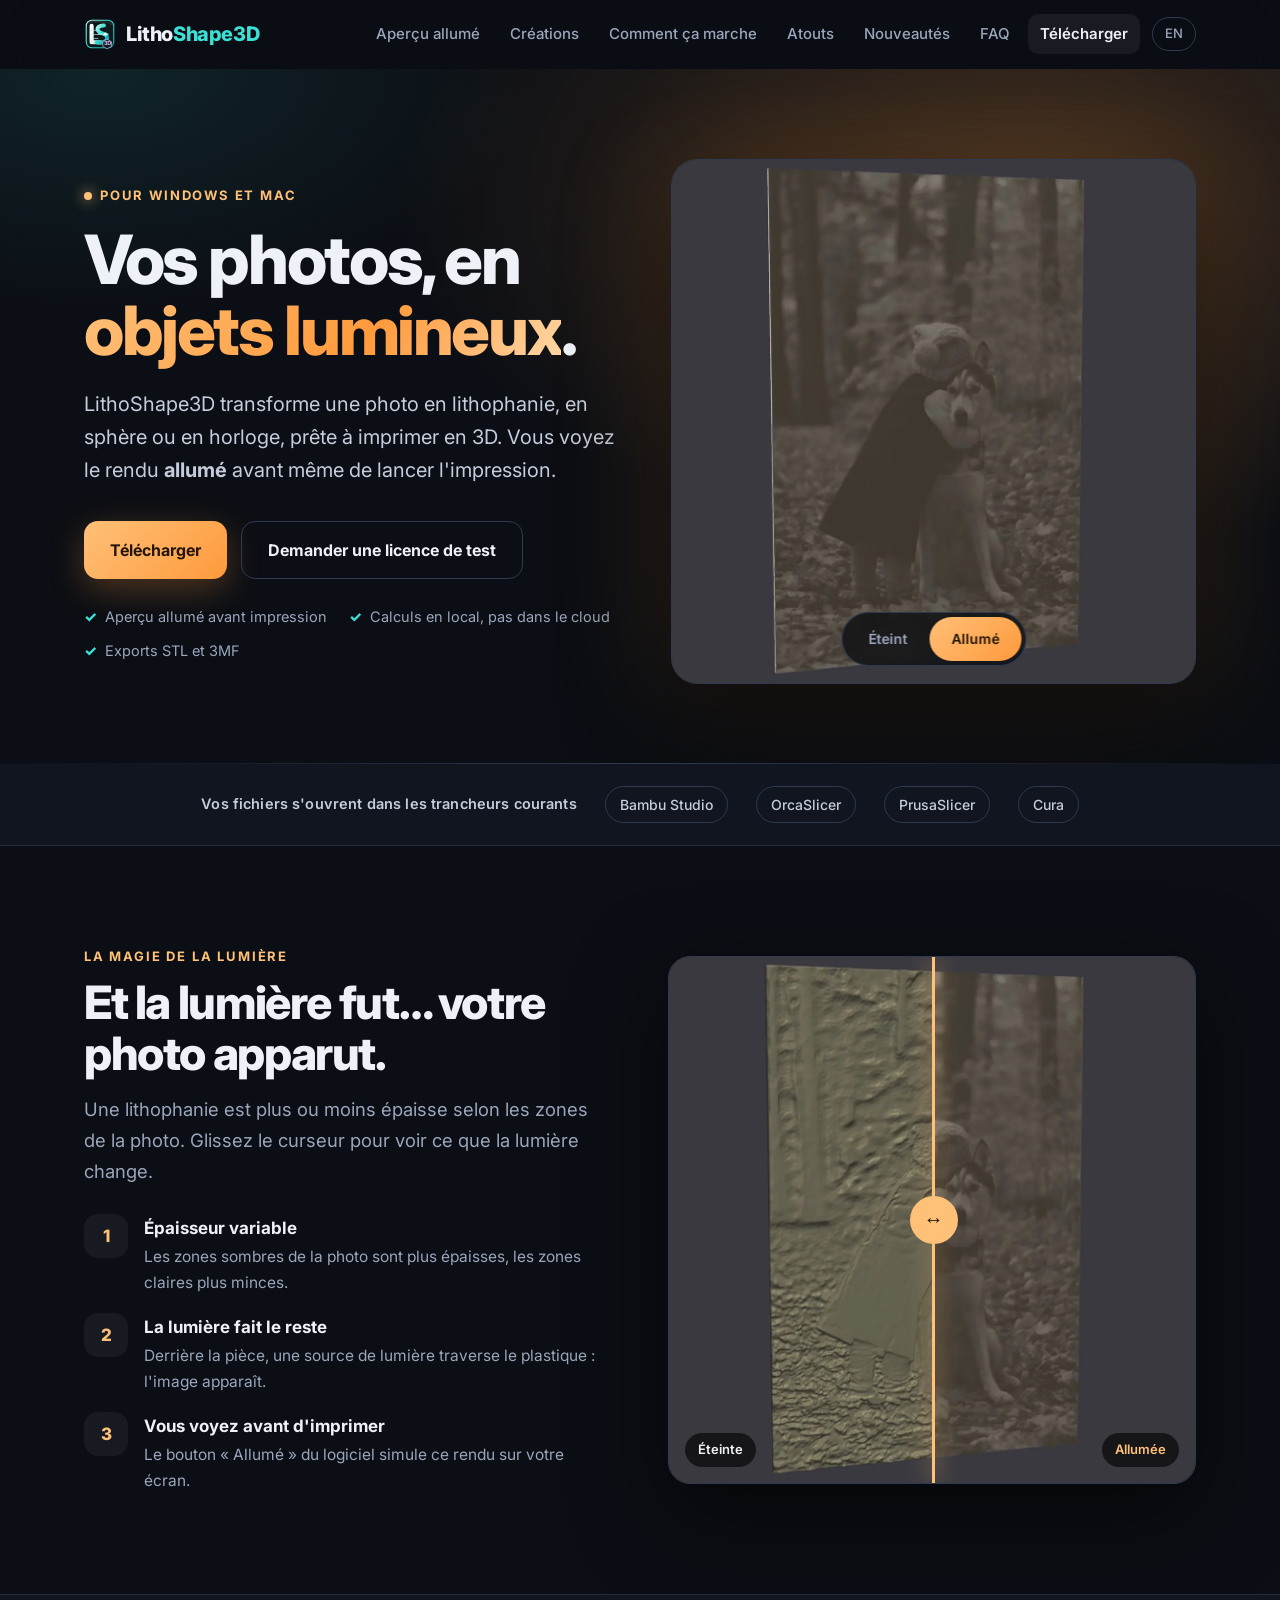
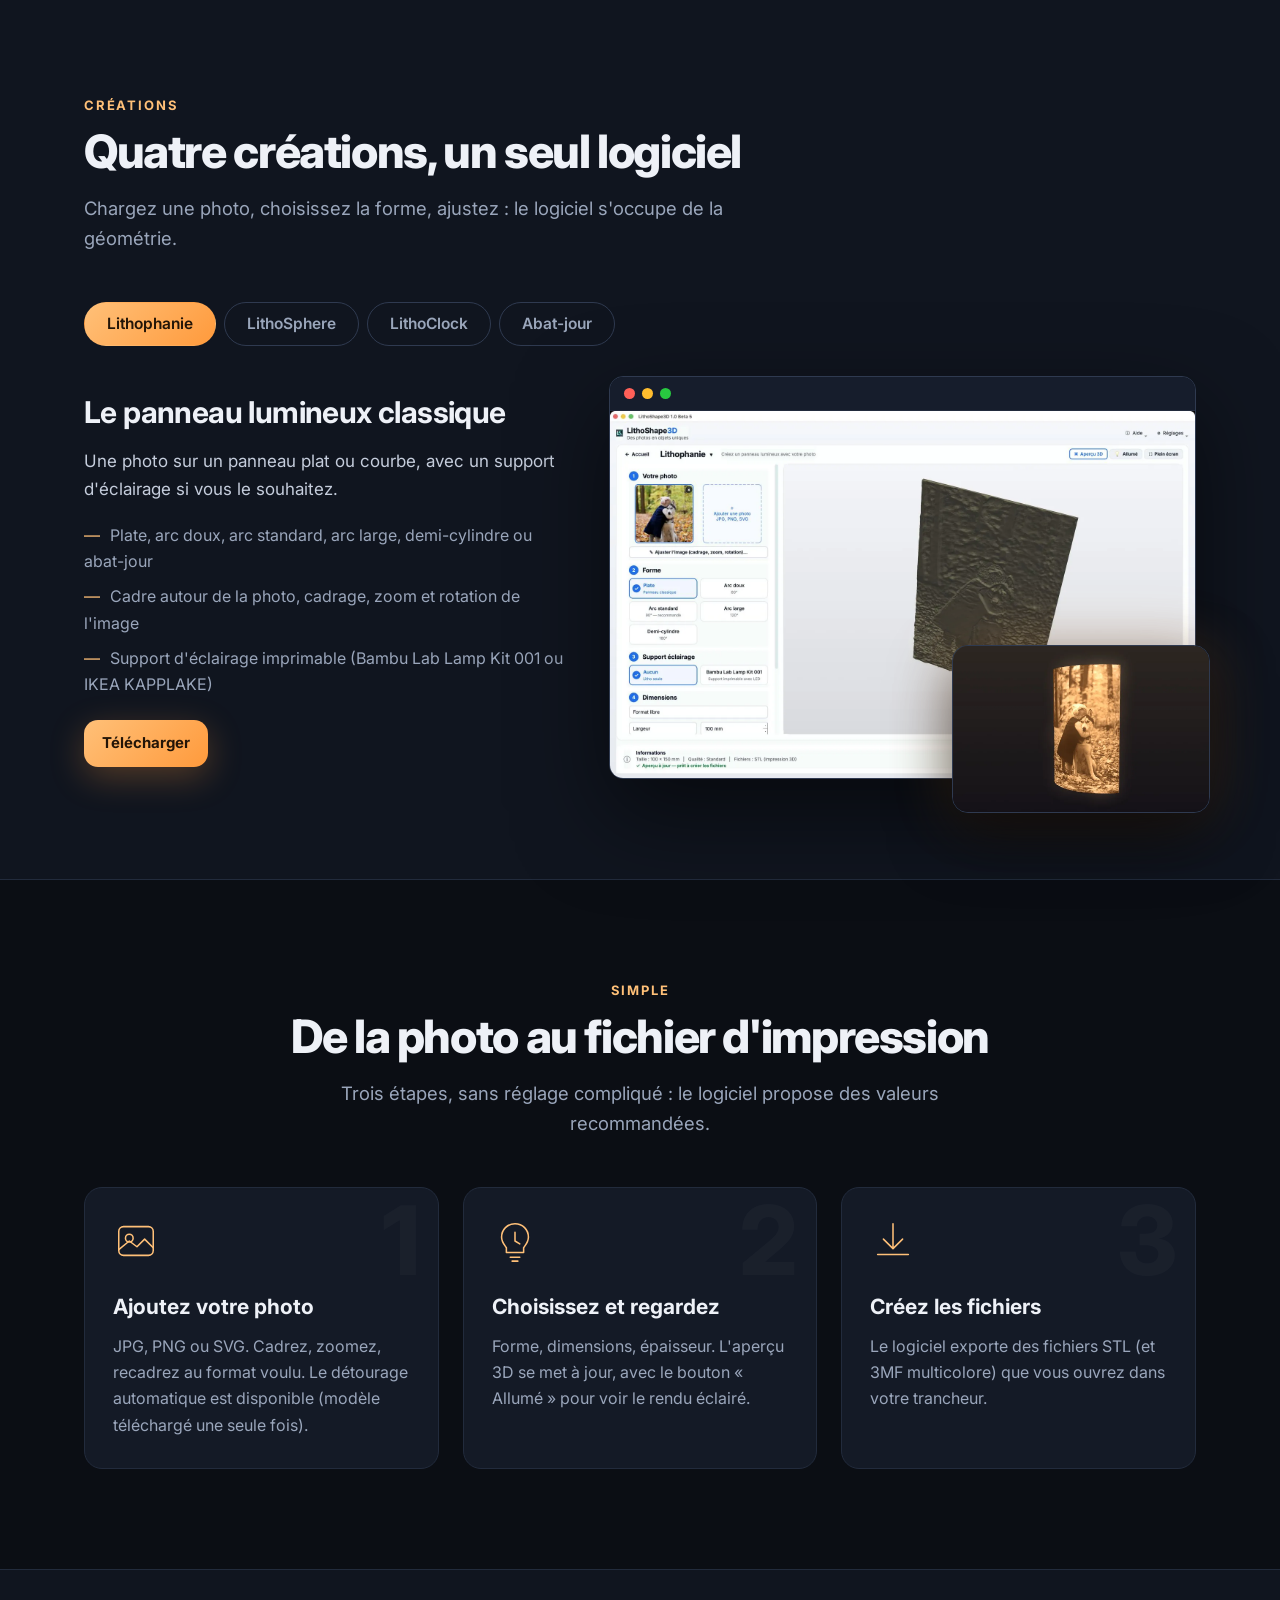
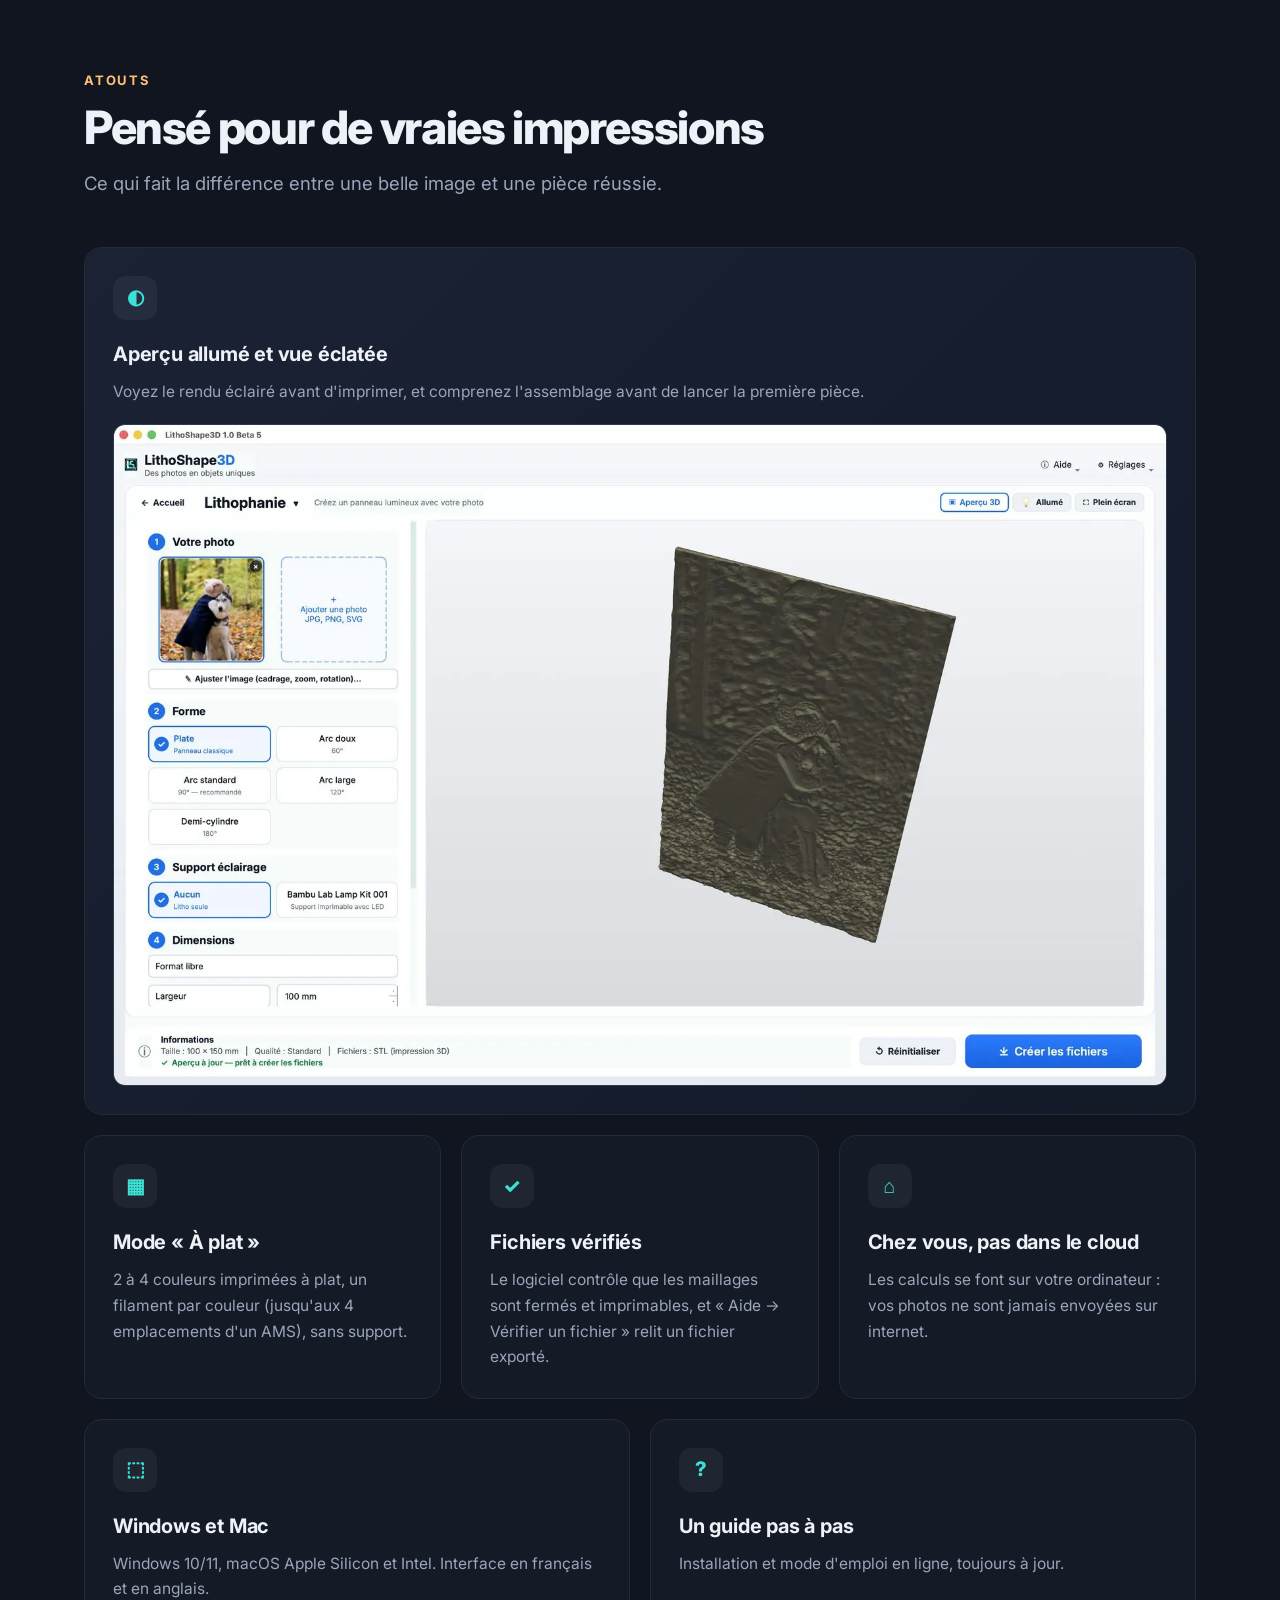
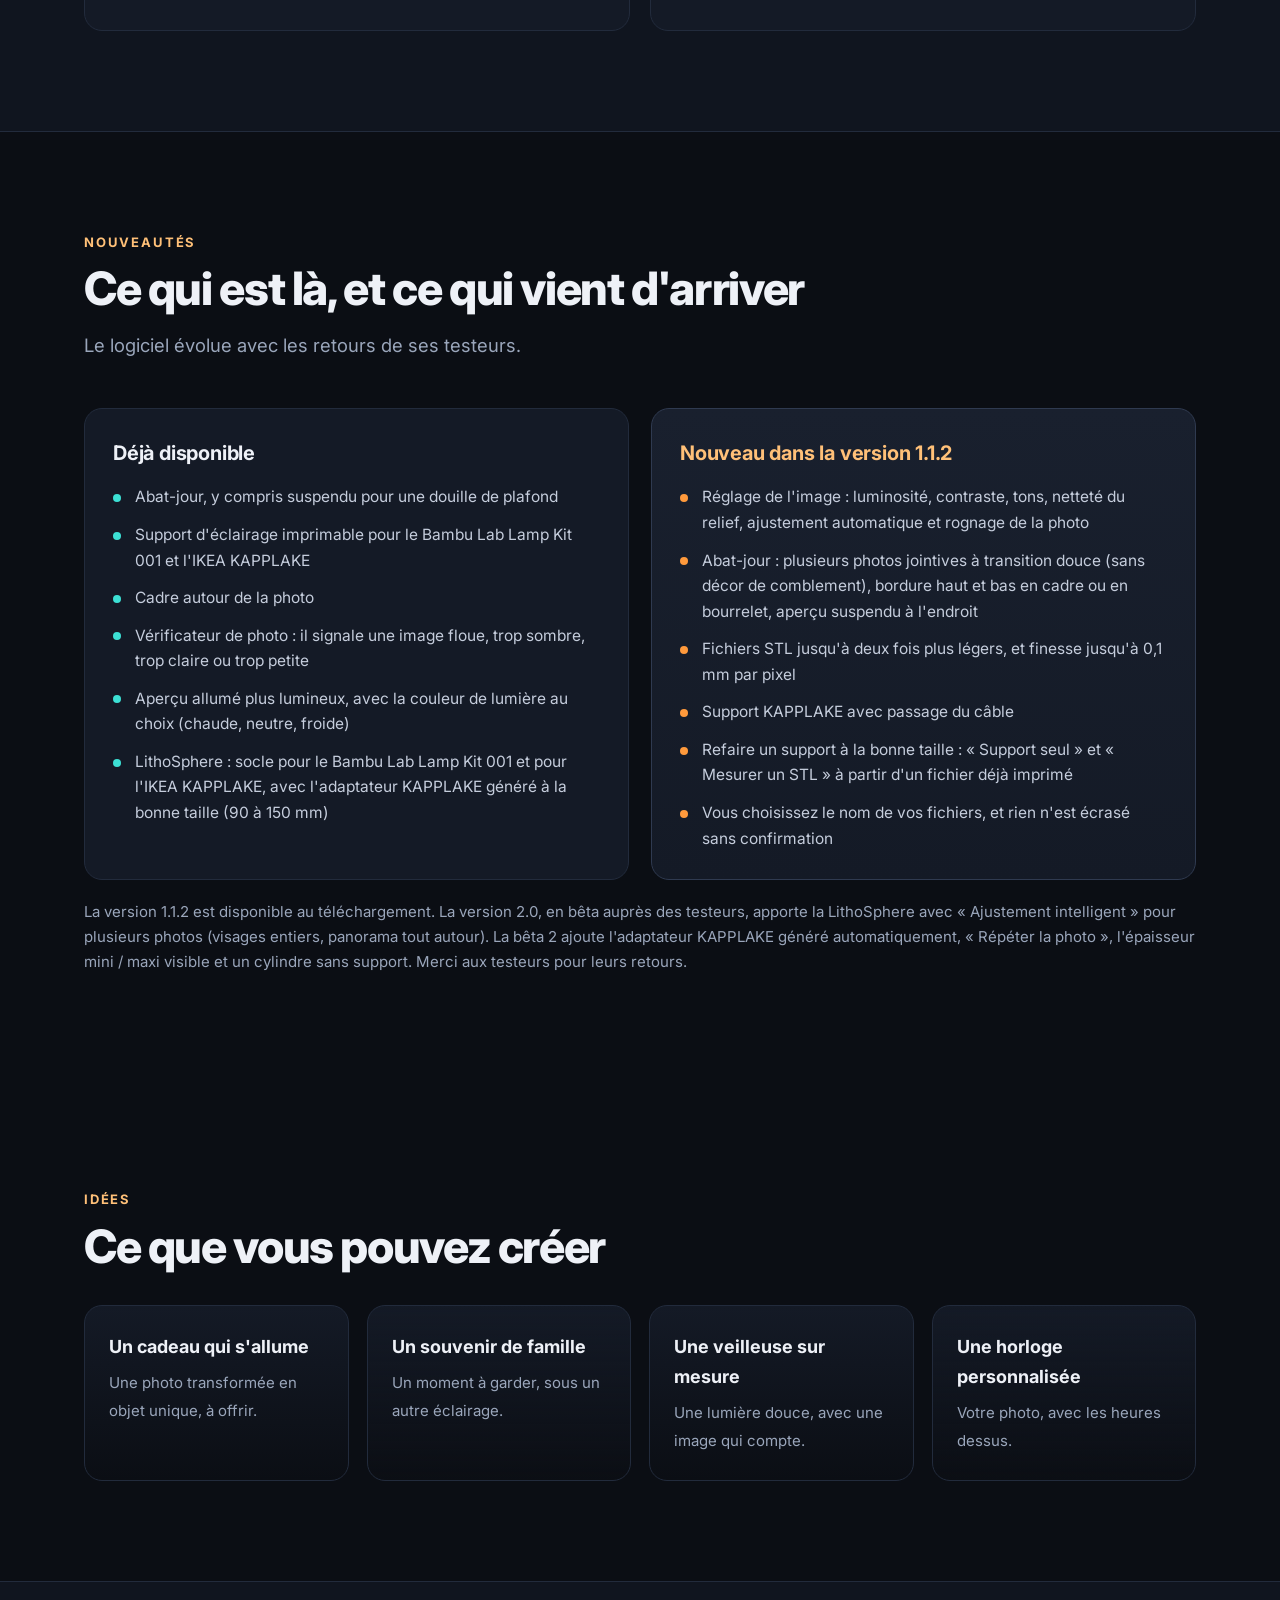
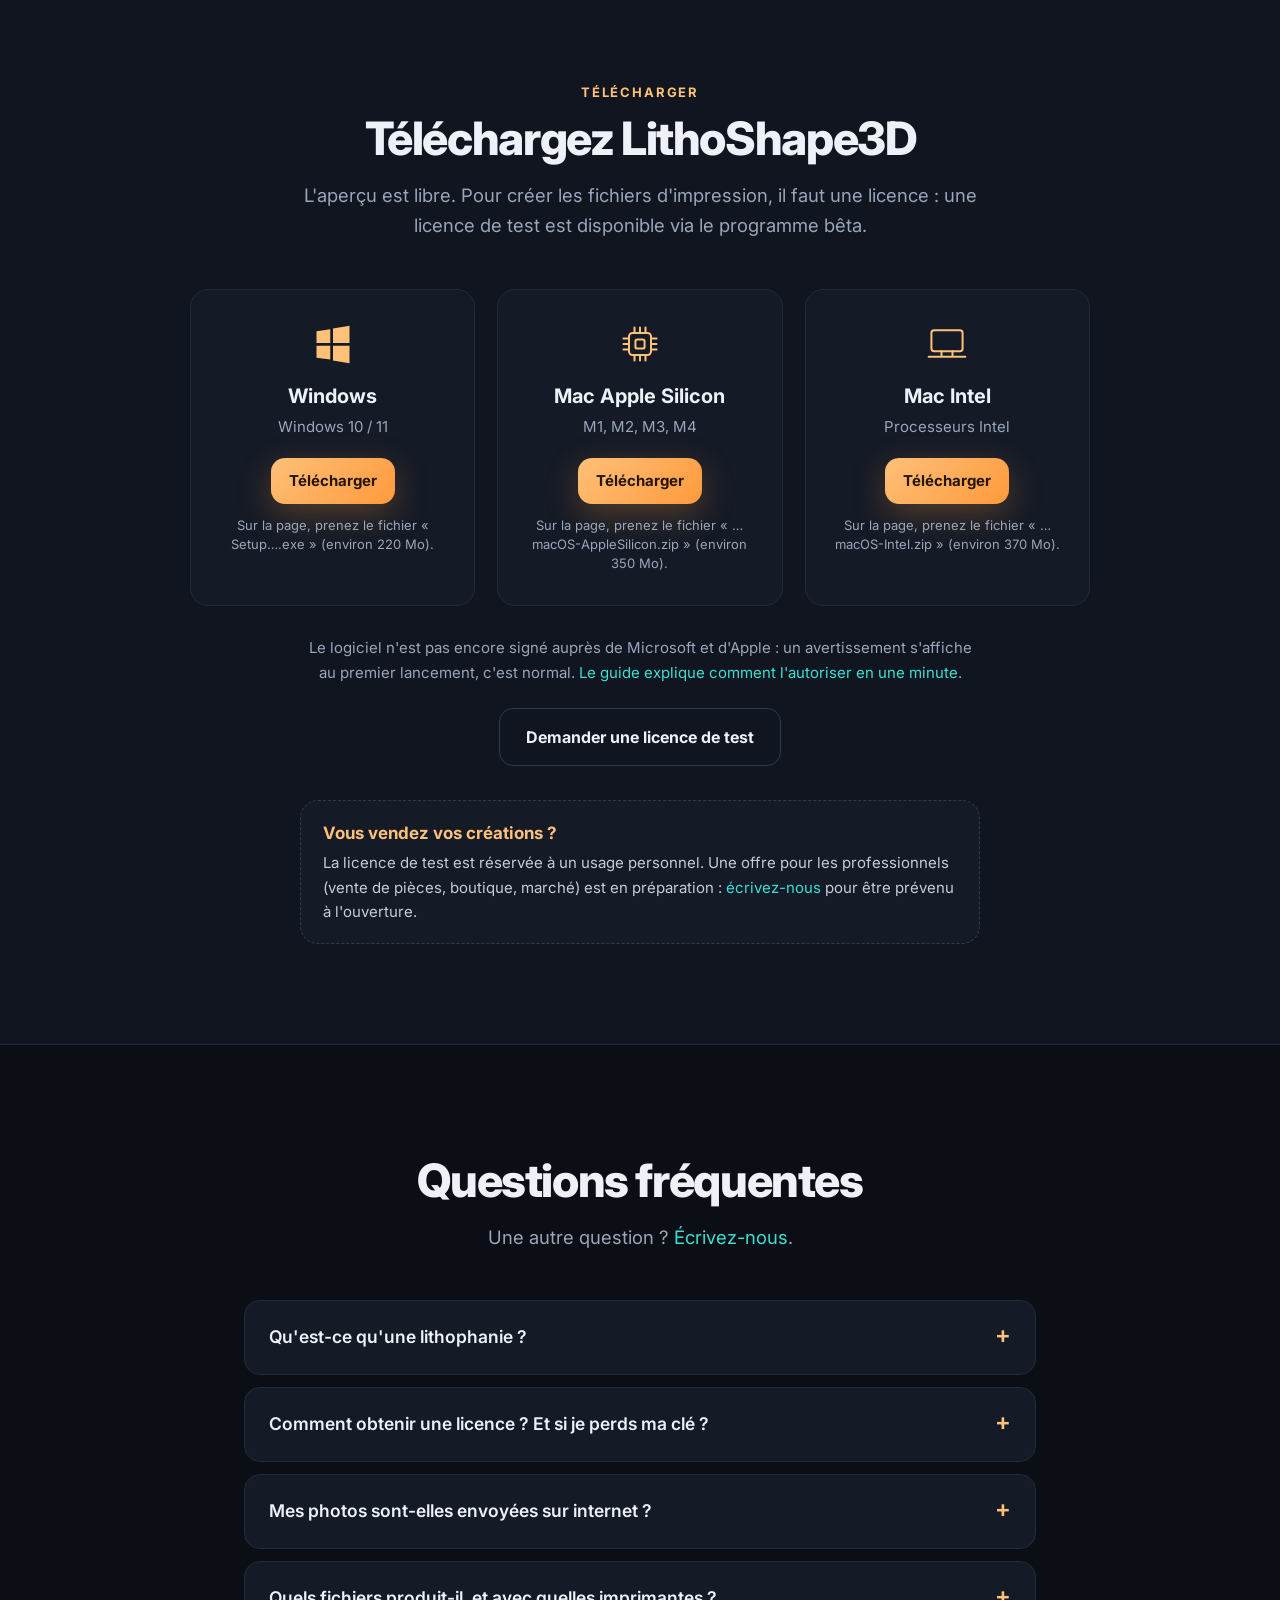
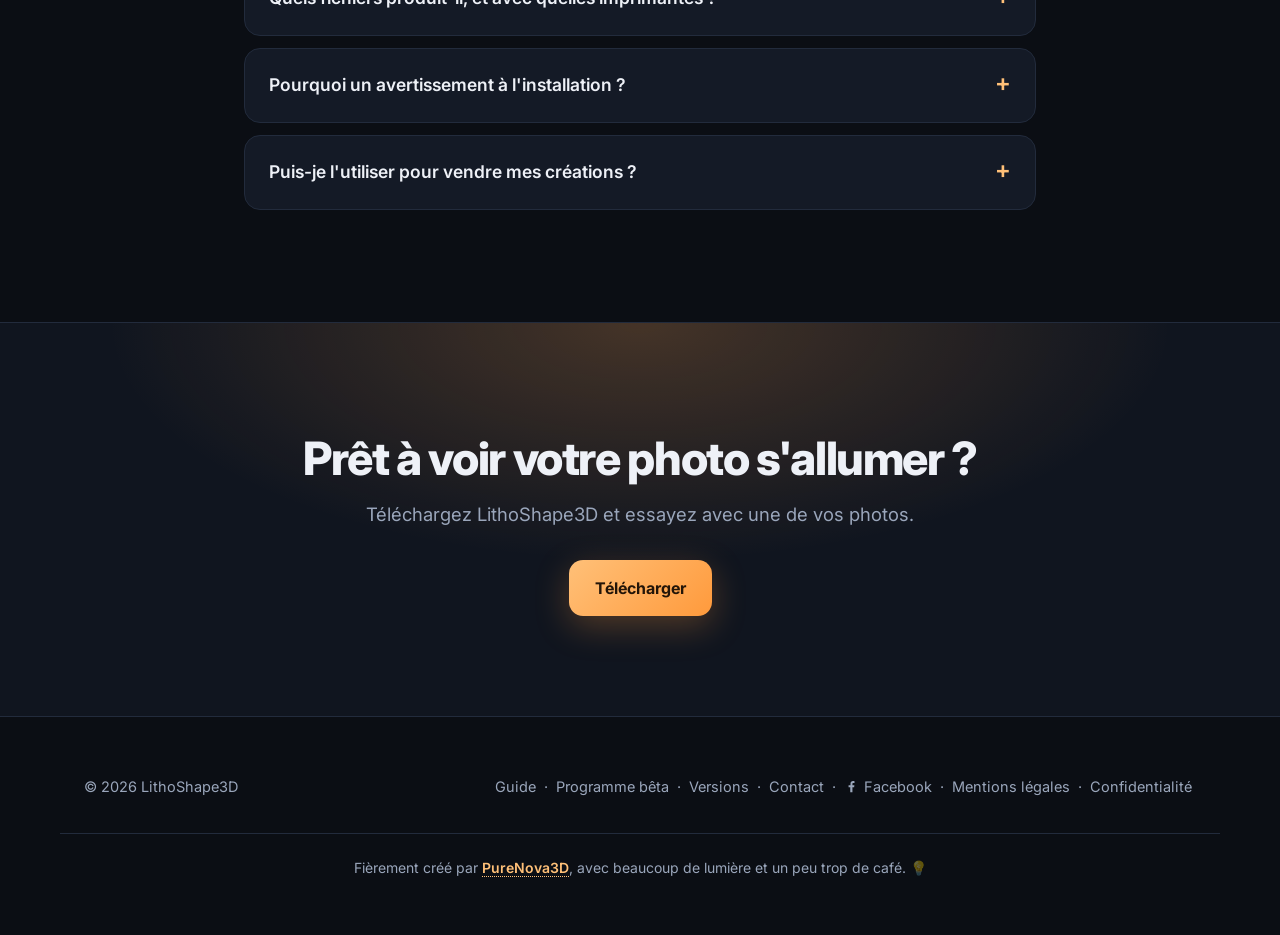
<file: index.html>
<!doctype html>
<!-- Easter egg : 5 clics sur le logo, ou le code Konami. Chut. -->
<html lang="fr">
<head>
<meta charset="utf-8">
<meta name="viewport" content="width=device-width,initial-scale=1">
<title>LithoShape3D — Transformez vos photos en objets lumineux imprimés en 3D</title>
<meta name="description" content="LithoShape3D crée des lithophanies, des sphères lumineuses et des horloges à partir de vos photos, prêtes à imprimer en 3D. Pour Windows et Mac. Tout reste sur votre ordinateur.">
<meta name="theme-color" content="#0b0e14">
<meta property="og:type" content="website"><meta property="og:title" content="LithoShape3D — vos photos en objets lumineux"><meta property="og:description" content="LithoShape3D crée des lithophanies, des sphères lumineuses et des horloges à partir de vos photos, prêtes à imprimer en 3D. Pour Windows et Mac. Tout reste sur votre ordinateur.">
<meta property="og:image" content="assets/img/og.jpg"><meta name="twitter:card" content="summary_large_image">
<link rel="icon" href="assets/img/logo.svg" type="image/svg+xml">
<link rel="alternate" hreflang="en" href="en/">
<link rel="preload" href="assets/fonts/Inter-Variable.woff2" as="font" type="font/woff2" crossorigin>
<link rel="stylesheet" href="assets/css/site.css?v=9e96d8fd">
<script type="application/ld+json">{"@context":"https://schema.org","@type":"SoftwareApplication","name":"LithoShape3D","applicationCategory":"MultimediaApplication","operatingSystem":"Windows, macOS","description":"LithoShape3D crée des lithophanies, des sphères lumineuses et des horloges à partir de vos photos, prêtes à imprimer en 3D. Pour Windows et Mac. Tout reste sur votre ordinateur."}</script>
</head>
<body>
<a class="skip" href="#main">Aller au contenu</a>
<header class="top"><div class="wrap bar">
  <a class="brand" href="#" title="Un clic, c'est bien. Cinq, c'est mieux…"><img src="assets/img/logo.svg" alt="" width="32" height="32"><b>Litho<span>Shape3D</span></b></a>
  <button class="burger" aria-label="Menu" aria-expanded="false">Menu</button>
  <nav class="main" aria-label="Navigation"><a href="#apercu">Aperçu allumé</a><a href="#modules">Créations</a><a href="#comment">Comment ça marche</a><a href="#atouts">Atouts</a><a href="#nouveautes">Nouveautés</a><a href="#faq">FAQ</a><a class="nav-cta" href="#telecharger">Télécharger</a><a class="lang" href="en/" hreflang="en">EN</a></nav>
</div></header>
<main id="main">
<section class="hero"><div class="wrap grid">
  <div>
    <div class="kicker">Pour Windows et Mac</div>
    <h1>Vos photos, en <em>objets lumineux</em>.</h1>
    <p class="lead">LithoShape3D transforme une photo en lithophanie, en sphère ou en horloge, prête à imprimer en 3D. Vous voyez le rendu <strong>allumé</strong> avant même de lancer l'impression.</p>
    <div class="cta"><a class="btn" href="#telecharger">Télécharger</a><a class="btn ghost" href="https://le-belge.github.io/LithoShape3D-releases/beta/">Demander une licence de test</a></div>
    <ul class="ticks"><li>Aperçu allumé avant impression</li><li>Calculs en local, pas dans le cloud</li><li>Exports STL et 3MF</li></ul>
  </div>
  <div class="stage"><div class="halo"></div>
    <div class="frame"><picture><source srcset="assets/img/avant-eteinte.webp" type="image/webp"><img src="assets/img/avant-eteinte.jpg" width="1100" height="1100" alt="Lithophanie éteinte : seulement du relief" fetchpriority="high"></picture><div class="lit"><picture><source srcset="assets/img/apres-allumee.webp" type="image/webp"><img src="assets/img/apres-allumee.jpg" width="1100" height="1100" alt="La même lithophanie allumée : la photo apparaît" loading="lazy" decoding="async"></picture></div></div>
    <div class="switch" role="group" aria-label="Éteint / Allumé"><button data-state="off" aria-pressed="true">Éteint</button><button data-state="on" aria-pressed="false">Allumé</button></div>
  </div>
</div></section>
<div class="strip"><div class="wrap"><b>Vos fichiers s'ouvrent dans les trancheurs courants</b><span class="chip">Bambu Studio</span><span class="chip">OrcaSlicer</span><span class="chip">PrusaSlicer</span><span class="chip">Cura</span></div></div>

<section id="apercu"><div class="wrap compare-wrap">
  <div class="rv">
    <div class="eyebrow">La magie de la lumière</div><h2>Et la lumière fut… votre photo apparut.</h2><p class="sub" style="margin-bottom:0">Une lithophanie est plus ou moins épaisse selon les zones de la photo. Glissez le curseur pour voir ce que la lumière change.</p>
    <ul class="facts"><li><i>1</i><div><b>Épaisseur variable</b><p>Les zones sombres de la photo sont plus épaisses, les zones claires plus minces.</p></div></li><li><i>2</i><div><b>La lumière fait le reste</b><p>Derrière la pièce, une source de lumière traverse le plastique : l'image apparaît.</p></div></li><li><i>3</i><div><b>Vous voyez avant d'imprimer</b><p>Le bouton « Allumé » du logiciel simule ce rendu sur votre écran.</p></div></li></ul>
  </div>
  <div class="compare rv d2" role="group" aria-label="Curseur éteinte / allumée">
    <picture><source srcset="assets/img/apres-allumee.webp" type="image/webp"><img src="assets/img/apres-allumee.jpg" width="1100" height="1100" alt="La même lithophanie allumée : la photo apparaît" loading="lazy" decoding="async"></picture>
    <div id="cmp-top" class="top"><picture><source srcset="assets/img/avant-eteinte.webp" type="image/webp"><img src="assets/img/avant-eteinte.jpg" width="1100" height="1100" alt="Lithophanie éteinte : seulement du relief" loading="lazy" decoding="async"></picture></div>
    <div id="cmp-handle" class="handle"></div><span class="tag l">Éteinte</span><span class="tag r">Allumée</span>
    <input id="cmp" type="range" min="0" max="100" value="50" aria-label="Curseur éteinte / allumée">
  </div>
</div></section>

<section id="modules" class="alt"><div class="wrap">
  <div class="rv"><div class="eyebrow">Créations</div><h2>Quatre créations, un seul logiciel</h2><p class="sub">Chargez une photo, choisissez la forme, ajustez : le logiciel s'occupe de la géométrie.</p></div>
  <div class="tabs rv" role="tablist"><button class="tab" role="tab" id="t-litho" aria-controls="p-litho" aria-selected="true" tabindex="0">Lithophanie</button><button class="tab" role="tab" id="t-sphere" aria-controls="p-sphere" aria-selected="false" tabindex="-1">LithoSphere</button><button class="tab" role="tab" id="t-clock" aria-controls="p-clock" aria-selected="false" tabindex="-1">LithoClock</button><button class="tab" role="tab" id="t-lamp" aria-controls="p-lamp" aria-selected="false" tabindex="-1">Abat-jour</button></div>
  <div class="rv"><div class="panel on" id="p-litho" role="tabpanel" aria-labelledby="t-litho"><div><h3>Le panneau lumineux classique</h3><p>Une photo sur un panneau plat ou courbe, avec un support d'éclairage si vous le souhaitez.</p><ul><li>Plate, arc doux, arc standard, arc large, demi-cylindre ou abat-jour</li><li>Cadre autour de la photo, cadrage, zoom et rotation de l'image</li><li>Support d'éclairage imprimable (Bambu Lab Lamp Kit 001 ou IKEA KAPPLAKE)</li></ul><a class="btn small" href="#telecharger">Télécharger</a></div><div class="shot"><div class="win"><div class="tb"><i></i><i></i><i></i></div><picture><source srcset="assets/img/app-lithophanie.webp" type="image/webp"><img src="assets/img/app-lithophanie.jpg" width="1600" height="1004" alt="Capture du logiciel : lithophanie et aperçu 3D" loading="lazy" decoding="async"></picture></div><div class="prod"><picture><source srcset="assets/img/lithophanie.webp" type="image/webp"><img src="assets/img/lithophanie.jpg" width="960" height="620" alt="Lithophanie lumineuse" loading="lazy" decoding="async"></picture></div></div></div><div class="panel" id="p-sphere" role="tabpanel" aria-labelledby="t-sphere"><div><h3>Une sphère qui s'allume</h3><p>Une ou plusieurs photos sur une sphère lumineuse, avec chapeau, rehausse et socle.</p><ul><li>Placement automatique de plusieurs photos</li><li>Chapeaux, rehausse et socle à imprimer</li><li>Aperçu allumé et vue éclatée pour l'assemblage</li></ul><a class="btn small" href="#telecharger">Télécharger</a></div><div class="shot"><div class="win"><div class="tb"><i></i><i></i><i></i></div><picture><source srcset="assets/img/app-lithosphere.webp" type="image/webp"><img src="assets/img/app-lithosphere.jpg" width="1600" height="1004" alt="Capture du logiciel : LithoSphere" loading="lazy" decoding="async"></picture></div><div class="prod"><picture><source srcset="assets/img/lithosphere.webp" type="image/webp"><img src="assets/img/lithosphere.jpg" width="960" height="620" alt="Sphère lumineuse avec une photo" loading="lazy" decoding="async"></picture></div></div></div><div class="panel" id="p-clock" role="tabpanel" aria-labelledby="t-clock"><div><h3>Une horloge à votre image</h3><p>Une horloge réalisée à partir de votre photo : chiffres, boîtier et cadre.</p><ul><li>Chiffres clairs ou sombres</li><li>En relief lumineux, ou à plat en plusieurs couleurs</li><li>Boîtier et cadre inclus</li></ul><a class="btn small" href="#telecharger">Télécharger</a></div><div class="shot"><div class="win"><div class="tb"><i></i><i></i><i></i></div><picture><source srcset="assets/img/app-lithoclock.webp" type="image/webp"><img src="assets/img/app-lithoclock.jpg" width="1600" height="1004" alt="Capture du logiciel : LithoClock" loading="lazy" decoding="async"></picture></div><div class="prod"><picture><source srcset="assets/img/lithoclock.webp" type="image/webp"><img src="assets/img/lithoclock.jpg" width="960" height="620" alt="Horloge photo avec chiffres" loading="lazy" decoding="async"></picture></div></div></div><div class="panel" id="p-lamp" role="tabpanel" aria-labelledby="t-lamp"><div><h3>Un abat-jour qui s'allume</h3><p>Une photo sur un cylindre complet à 360°, à poser sur une douille ou à suspendre.</p><ul><li>Diamètre et hauteur au choix, douille E14, E27 ou sur mesure</li><li>Version suspendue (douille en haut) avec photo dans le bon sens</li><li>Plusieurs photos jointives à transition douce, bordure haut et bas</li></ul><a class="btn small" href="#telecharger">Télécharger</a></div><div class="shot"><div class="win"><div class="tb"><i></i><i></i><i></i></div><picture><source srcset="assets/img/app-abatjour.webp" type="image/webp"><img src="assets/img/app-abatjour.jpg" width="1600" height="1004" alt="Capture du logiciel : abat-jour" loading="lazy" decoding="async"></picture></div><div class="prod"><picture><source srcset="assets/img/abatjour.webp" type="image/webp"><img src="assets/img/abatjour.jpg" width="960" height="620" alt="Abat-jour lumineux avec une photo" loading="lazy" decoding="async"></picture></div></div></div></div>
</div></section>

<section id="comment"><div class="wrap">
  <div class="rv center"><div class="eyebrow">Simple</div><h2>De la photo au fichier d'impression</h2><p class="sub">Trois étapes, sans réglage compliqué : le logiciel propose des valeurs recommandées.</p></div>
  <div class="steps"><div class="step rv d1" data-n="1"><svg viewBox="0 0 48 48"><rect x="6" y="9" width="36" height="30" rx="5"/><circle cx="17" cy="21" r="4"/><path d="M6 33l11-9 8 6 8-8 9 9"/></svg><h3>Ajoutez votre photo</h3><p>JPG, PNG ou SVG. Cadrez, zoomez, recadrez au format voulu. Le détourage automatique est disponible (modèle téléchargé une seule fois).</p></div><div class="step rv d2" data-n="2"><svg viewBox="0 0 48 48"><path d="M24 6c-8 0-14 6-14 14 0 5 3 8 5 11v5h18v-5c2-3 5-6 5-11 0-8-6-14-14-14z"/><path d="M19 41h10M21 45h6"/><path d="M24 15v9l5 3"/></svg><h3>Choisissez et regardez</h3><p>Forme, dimensions, épaisseur. L'aperçu 3D se met à jour, avec le bouton « Allumé » pour voir le rendu éclairé.</p></div><div class="step rv d3" data-n="3"><svg viewBox="0 0 48 48"><path d="M24 6v24M14 22l10 10 10-10"/><path d="M8 38h32"/></svg><h3>Créez les fichiers</h3><p>Le logiciel exporte des fichiers STL (et 3MF multicolore) que vous ouvrez dans votre trancheur.</p></div></div>
</div></section>

<section id="atouts" class="alt"><div class="wrap">
  <div class="rv"><div class="eyebrow">Atouts</div><h2>Pensé pour de vraies impressions</h2><p class="sub">Ce qui fait la différence entre une belle image et une pièce réussie.</p></div>
  <div class="bento">
    <div class="bx b-lg rv"><div class="ic">◐</div><h4>Aperçu allumé et vue éclatée</h4><p>Voyez le rendu éclairé avant d'imprimer, et comprenez l'assemblage avant de lancer la première pièce.</p><picture><source srcset="assets/img/app-lithophanie.webp" type="image/webp"><img src="assets/img/app-lithophanie.jpg" width="1600" height="1004" alt="Capture du logiciel : aperçu 3D d'une lithophanie" loading="lazy" decoding="async"></picture></div>
    <div class="bx b-md rv"><div class="ic">▦</div><h4>Mode « À plat »</h4><p>2 à 4 couleurs imprimées à plat, un filament par couleur (jusqu'aux 4 emplacements d'un AMS), sans support.</p></div><div class="bx b-md rv"><div class="ic">✓</div><h4>Fichiers vérifiés</h4><p>Le logiciel contrôle que les maillages sont fermés et imprimables, et « Aide → Vérifier un fichier » relit un fichier exporté.</p></div><div class="bx b-sm rv"><div class="ic">⌂</div><h4>Chez vous, pas dans le cloud</h4><p>Les calculs se font sur votre ordinateur : vos photos ne sont jamais envoyées sur internet.</p></div><div class="bx b-sm rv"><div class="ic">⬚</div><h4>Windows et Mac</h4><p>Windows 10/11, macOS Apple Silicon et Intel. Interface en français et en anglais.</p></div><div class="bx b-sm rv"><div class="ic">?</div><h4>Un guide pas à pas</h4><p>Installation et mode d'emploi en ligne, toujours à jour.</p></div>
  </div>
</div></section>

<section id="nouveautes"><div class="wrap">
  <div class="rv"><div class="eyebrow">Nouveautés</div><h2>Ce qui est là, et ce qui vient d'arriver</h2><p class="sub">Le logiciel évolue avec les retours de ses testeurs.</p></div>
  <div class="news rv"><div class="col"><h3>Déjà disponible</h3><ul><li>Abat-jour, y compris suspendu pour une douille de plafond</li><li>Support d'éclairage imprimable pour le Bambu Lab Lamp Kit 001 et l'IKEA KAPPLAKE</li><li>Cadre autour de la photo</li><li>Vérificateur de photo : il signale une image floue, trop sombre, trop claire ou trop petite</li><li>Aperçu allumé plus lumineux, avec la couleur de lumière au choix (chaude, neutre, froide)</li><li>LithoSphere : socle pour le Bambu Lab Lamp Kit 001 et pour l'IKEA KAPPLAKE, avec l'adaptateur KAPPLAKE généré à la bonne taille (90 à 150 mm)</li></ul></div>
  <div class="col soon"><h3>Nouveau dans la version 1.1.2</h3><ul><li>Réglage de l'image : luminosité, contraste, tons, netteté du relief, ajustement automatique et rognage de la photo</li><li>Abat-jour : plusieurs photos jointives à transition douce (sans décor de comblement), bordure haut et bas en cadre ou en bourrelet, aperçu suspendu à l'endroit</li><li>Fichiers STL jusqu'à deux fois plus légers, et finesse jusqu'à 0,1 mm par pixel</li><li>Support KAPPLAKE avec passage du câble</li><li>Refaire un support à la bonne taille : « Support seul » et « Mesurer un STL » à partir d'un fichier déjà imprimé</li><li>Vous choisissez le nom de vos fichiers, et rien n'est écrasé sans confirmation</li></ul></div></div>
  <p class="rv" style="color:var(--muted);font-size:15px;margin-top:20px">La version 1.1.2 est disponible au téléchargement. La version 2.0, en bêta auprès des testeurs, apporte la LithoSphere avec « Ajustement intelligent » pour plusieurs photos (visages entiers, panorama tout autour). La bêta 2 ajoute l'adaptateur KAPPLAKE généré automatiquement, « Répéter la photo », l'épaisseur mini / maxi visible et un cylindre sans support. Merci aux testeurs pour leurs retours.</p>
</div></section>

<section><div class="wrap">
  <div class="rv"><div class="eyebrow">Idées</div><h2>Ce que vous pouvez créer</h2></div>
  <div class="ideas" style="margin-top:34px"><div class="idea rv d1"><b>Un cadeau qui s'allume</b><span>Une photo transformée en objet unique, à offrir.</span></div><div class="idea rv d2"><b>Un souvenir de famille</b><span>Un moment à garder, sous un autre éclairage.</span></div><div class="idea rv d3"><b>Une veilleuse sur mesure</b><span>Une lumière douce, avec une image qui compte.</span></div><div class="idea rv d1"><b>Une horloge personnalisée</b><span>Votre photo, avec les heures dessus.</span></div></div>
</div></section>

<section id="telecharger" class="alt"><div class="wrap center">
  <div class="rv"><div class="eyebrow">Télécharger</div><h2>Téléchargez LithoShape3D</h2><p class="sub">L'aperçu est libre. Pour créer les fichiers d'impression, il faut une licence : une licence de test est disponible via le programme bêta.</p></div>
  <div class="dl"><div class="card rv d1"><div class="os"><svg viewBox="0 0 48 48"><path d="M6 10l15-2v15H6zM24 7l18-3v19H24zM6 26h15v15L6 39zM24 26h18v19l-18-3z"/></svg></div><h3>Windows</h3><p>Windows 10 / 11</p><a class="btn small" href="https://github.com/le-belge/LithoShape3D-releases/releases/latest">Télécharger</a><small class="hint">Sur la page, prenez le fichier « Setup….exe » (environ 220 Mo).</small></div><div class="card rv d2"><div class="os"><svg viewBox="0 0 48 48"><rect x="12" y="12" width="24" height="24" rx="4"/><rect x="19" y="19" width="10" height="10" rx="2"/><path d="M18 6v6M24 6v6M30 6v6M18 36v6M24 36v6M30 36v6M6 18h6M6 24h6M6 30h6M36 18h6M36 24h6M36 30h6"/></svg></div><h3>Mac Apple Silicon</h3><p>M1, M2, M3, M4</p><a class="btn small" href="https://github.com/le-belge/LithoShape3D-releases/releases/latest">Télécharger</a><small class="hint">Sur la page, prenez le fichier « …macOS-AppleSilicon.zip » (environ 350 Mo).</small></div><div class="card rv d3"><div class="os"><svg viewBox="0 0 48 48"><rect x="7" y="9" width="34" height="23" rx="3"/><path d="M4 38h40M18 32v6M30 32v6"/></svg></div><h3>Mac Intel</h3><p>Processeurs Intel</p><a class="btn small" href="https://github.com/le-belge/LithoShape3D-releases/releases/latest">Télécharger</a><small class="hint">Sur la page, prenez le fichier « …macOS-Intel.zip » (environ 370 Mo).</small></div></div>
  <p class="rv" style="color:var(--muted);font-size:15px;margin:30px auto 0;max-width:680px">Le logiciel n'est pas encore signé auprès de Microsoft et d'Apple : un avertissement s'affiche au premier lancement, c'est normal. <a href="https://le-belge.github.io/LithoShape3D-releases/guide/#installation">Le guide explique comment l'autoriser en une minute.</a></p>
  <p class="rv" style="margin-top:22px"><a class="btn ghost" href="https://le-belge.github.io/LithoShape3D-releases/beta/">Demander une licence de test</a></p>
  <div class="pro rv"><b>Vous vendez vos créations ?</b><span>La licence de test est réservée à un usage personnel. Une offre pour les professionnels (vente de pièces, boutique, marché) est en préparation : <a href="mailto:purenova3d@free.fr?subject=Offre%20pro%20LithoShape3D">écrivez-nous</a> pour être prévenu à l'ouverture.</span></div>
</div></section>

<section id="faq"><div class="wrap" style="max-width:840px">
  <div class="rv center"><h2>Questions fréquentes</h2><p class="sub">Une autre question ? <a href="mailto:purenova3d@free.fr">Écrivez-nous</a>.</p></div>
  <div class="rv"><details><summary>Qu'est-ce qu'une lithophanie ?</summary><p>C'est une plaque imprimée en 3D dont l'épaisseur varie selon la photo : les zones épaisses laissent passer peu de lumière, les zones fines en laissent passer beaucoup. Éclairée par derrière, la photo apparaît.</p></details><details><summary>Comment obtenir une licence ? Et si je perds ma clé ?</summary><p>Une licence de test est disponible via le <a href="https://le-belge.github.io/LithoShape3D-releases/beta/">programme bêta</a>. Si vous perdez votre clé, la même page propose « Clé perdue ? ». Le code de support affiché dans « Aide → Licence » nous aide à retrouver votre licence.</p></details><details><summary>Mes photos sont-elles envoyées sur internet ?</summary><p>Non. Les calculs se font sur votre ordinateur et vos photos n'en sortent pas. Seule l'activation de la licence contacte le serveur de licences (clé et identifiant d'appareil).</p></details><details><summary>Quels fichiers produit-il, et avec quelles imprimantes ?</summary><p>Des fichiers STL, et des 3MF multicolores pour le mode « À plat ». Ils s'ouvrent dans les trancheurs courants (Bambu Studio, OrcaSlicer, PrusaSlicer, Cura). Le logiciel ne pilote pas l'imprimante : c'est votre trancheur qui prépare l'impression.</p></details><details><summary>Pourquoi un avertissement à l'installation ?</summary><p>Le logiciel n'est pas encore signé auprès de Microsoft et d'Apple. Windows (« Windows a protégé votre ordinateur ») et macOS demandent une confirmation au premier lancement. Le <a href="https://le-belge.github.io/LithoShape3D-releases/guide/#installation">guide d'installation</a> montre les gestes à faire.</p></details><details><summary>Puis-je l'utiliser pour vendre mes créations ?</summary><p>La licence de test est réservée à un usage personnel et non commercial. Une offre pour les professionnels est en préparation : <a href="mailto:purenova3d@free.fr?subject=Offre%20pro%20LithoShape3D">écrivez-nous</a> pour être prévenu à son ouverture.</p></details></div>
</div></section>

<div class="band"><div class="rv"><h2>Prêt à voir votre photo s'allumer ?</h2><p class="sub" style="margin:0 auto 30px">Téléchargez LithoShape3D et essayez avec une de vos photos.</p><a class="btn" href="#telecharger">Télécharger</a></div></div>
</main>
<footer><div class="wrap row"><div>© <span id="y">2026</span> LithoShape3D</div><div><a href="https://le-belge.github.io/LithoShape3D-releases/guide/">Guide</a> · <a href="https://le-belge.github.io/LithoShape3D-releases/beta/">Programme bêta</a> · <a href="https://github.com/le-belge/LithoShape3D-releases/releases">Versions</a> · <a href="mailto:purenova3d@free.fr">Contact</a> · <a class="fb" href="https://www.facebook.com/PureNova3D/" target="_blank" rel="noopener"><svg viewBox="0 0 24 24" aria-hidden="true"><path d="M13.5 21v-8h2.7l.4-3.2h-3.1V7.8c0-.9.3-1.5 1.6-1.5h1.7V3.4c-.3 0-1.3-.1-2.4-.1-2.4 0-4 1.5-4 4.1v2.4H7.3V13H10v8z"/></svg>Facebook</a> · <a href="mentions-legales.html">Mentions légales</a> · <a href="confidentialite.html">Confidentialité</a></div></div>
<div class="wrap made">Fièrement créé par <a href="https://www.facebook.com/PureNova3D/" target="_blank" rel="noopener" title="Facebook"><b>PureNova3D</b></a>, avec beaucoup de lumière et un peu trop de café. <span class="bulb" title="Indice : cherchez l'interrupteur. Cinq clics sur le logo, ou un vieux code de console de jeu (↑ ↑ ↓ ↓ ← → ← → B A)." aria-hidden="true">💡</span></div></footer>
<div class="mbar"><a class="btn" href="#telecharger">Télécharger</a></div>
<script src="assets/js/site.js?v=9e96d8fd"></script>
</body>
</html>
</file>
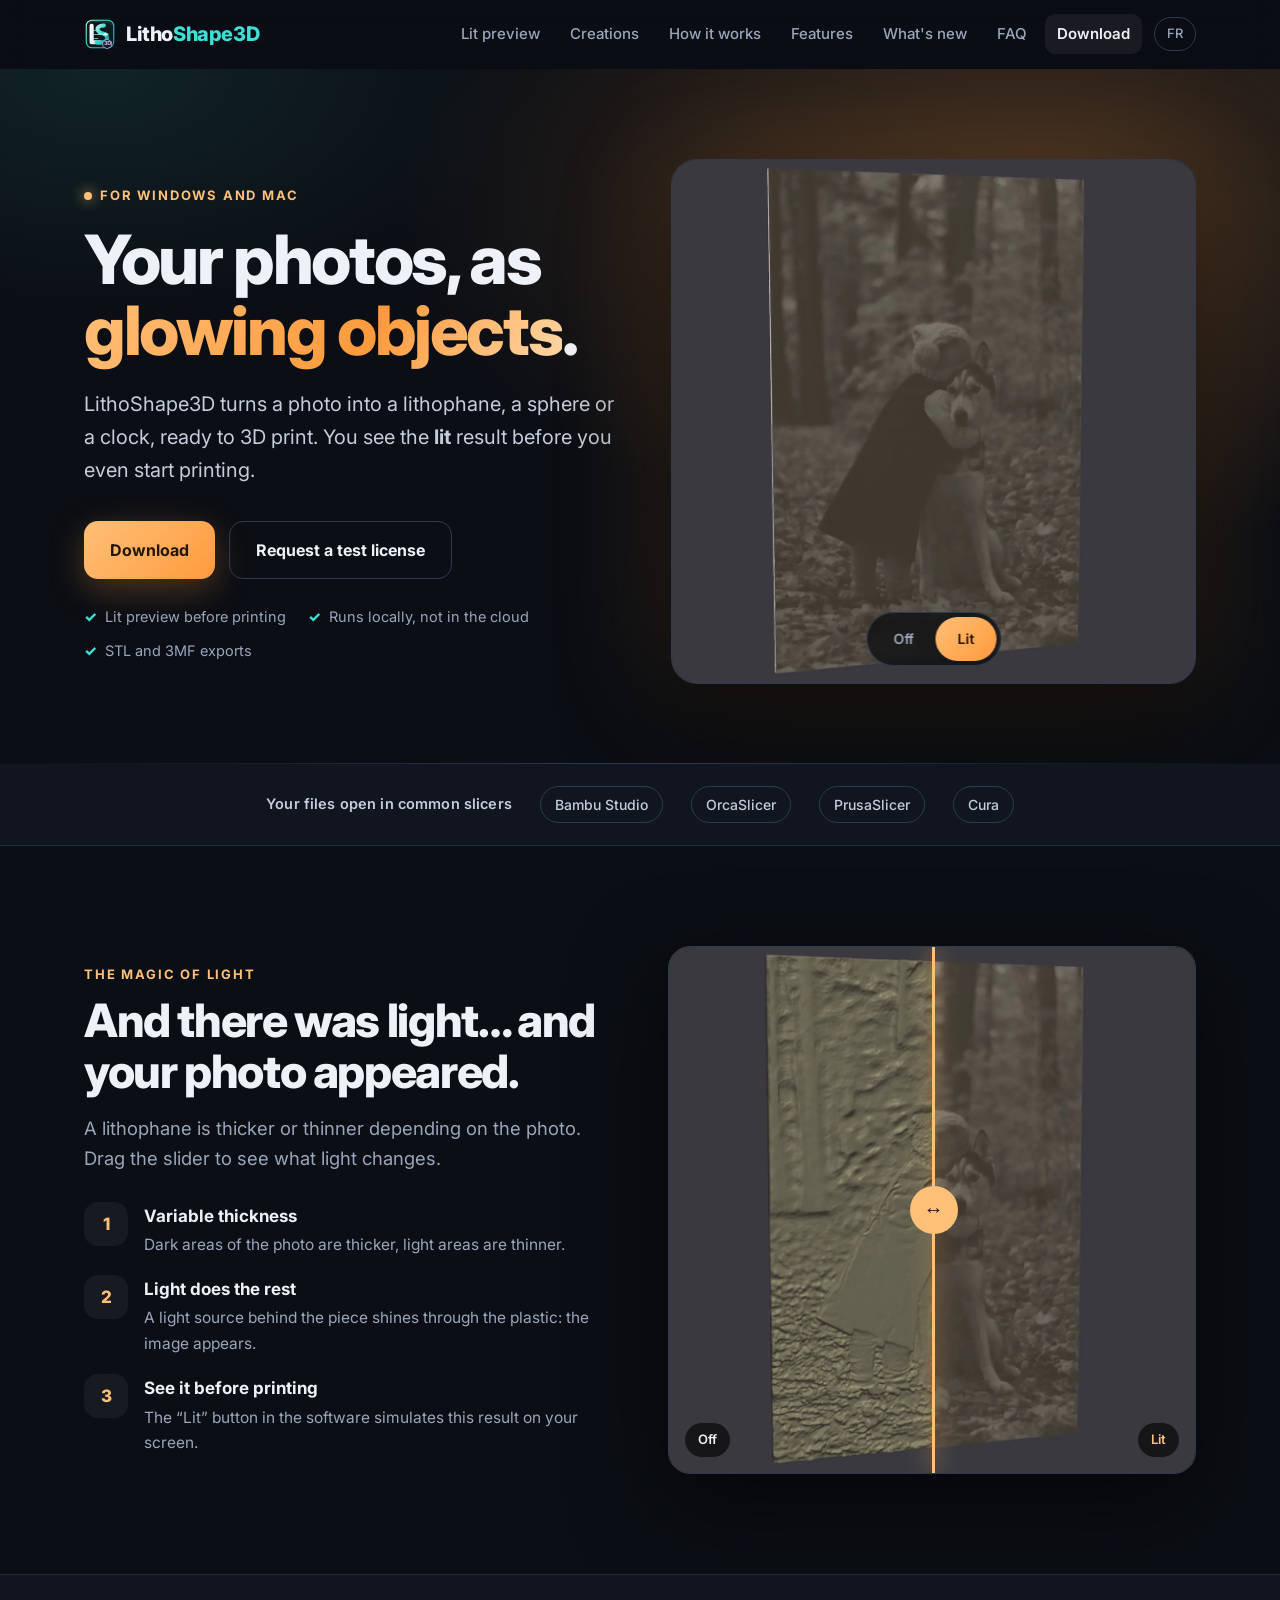
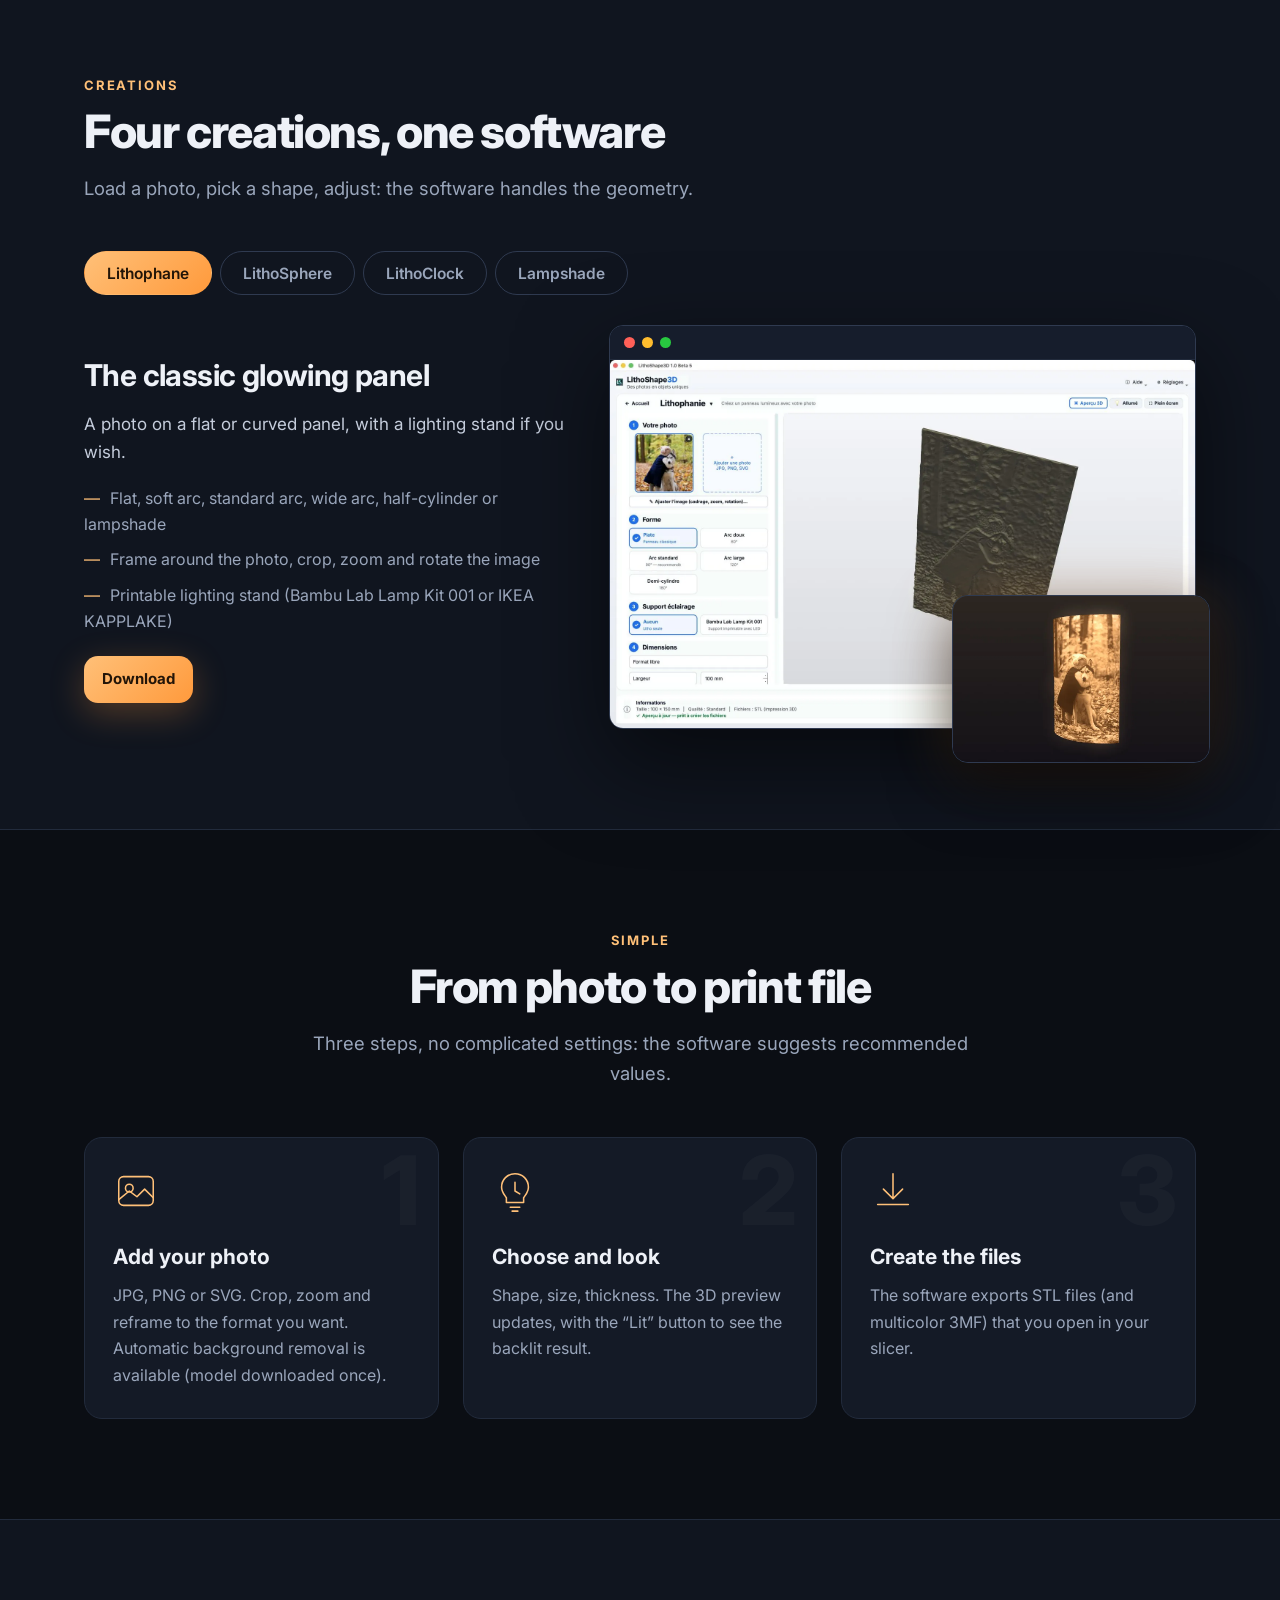
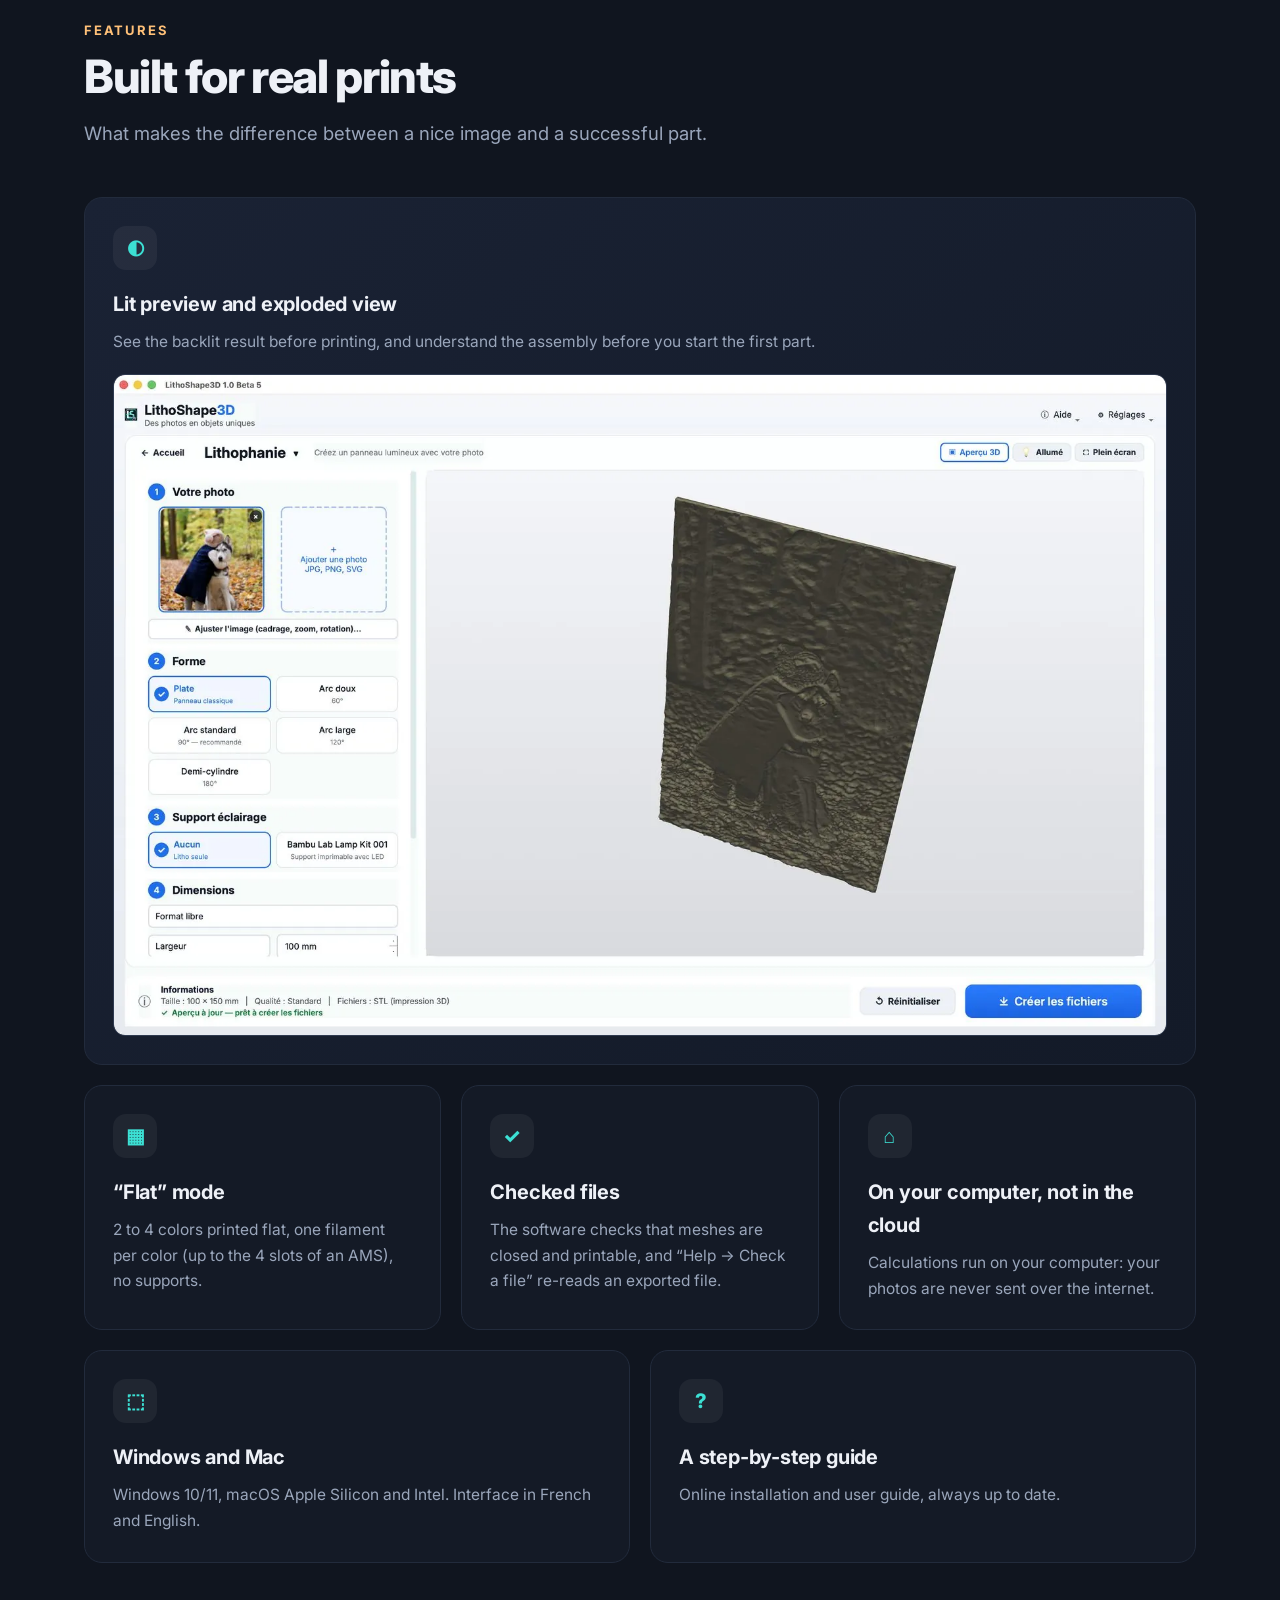
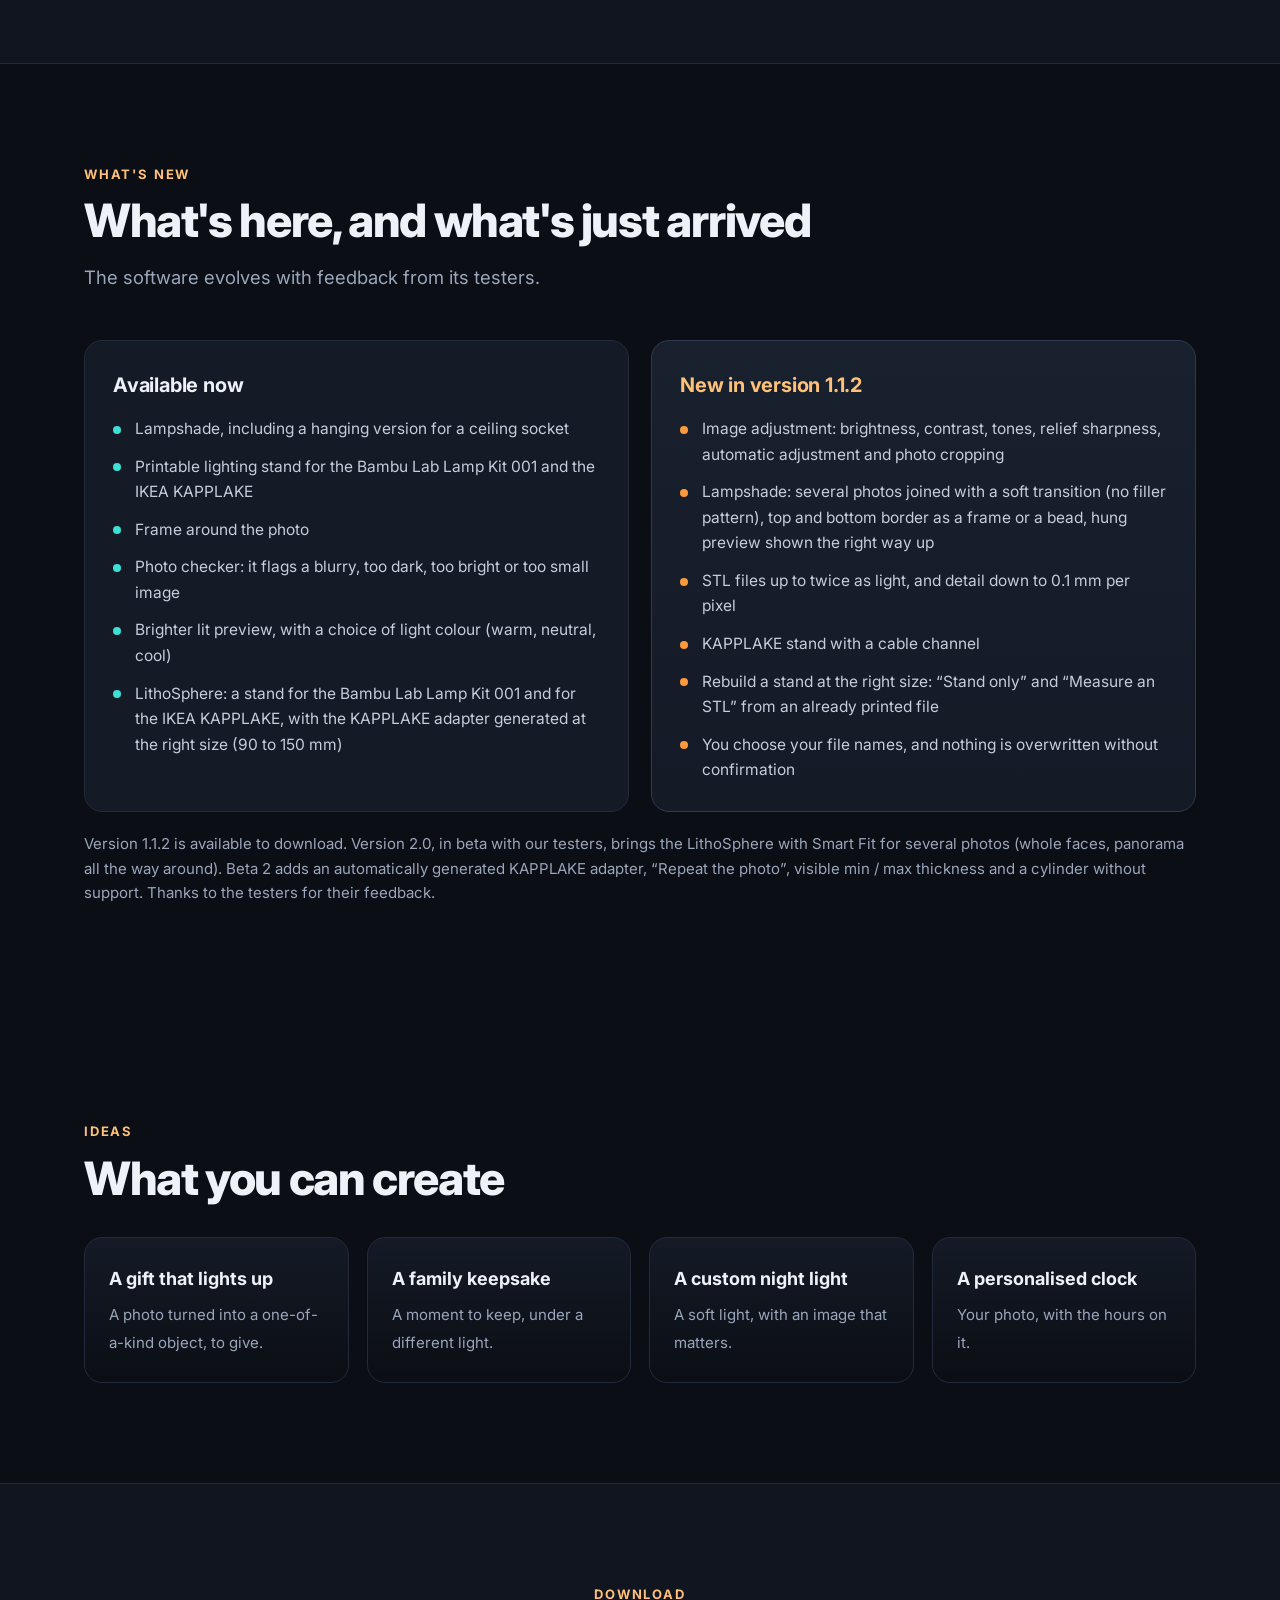
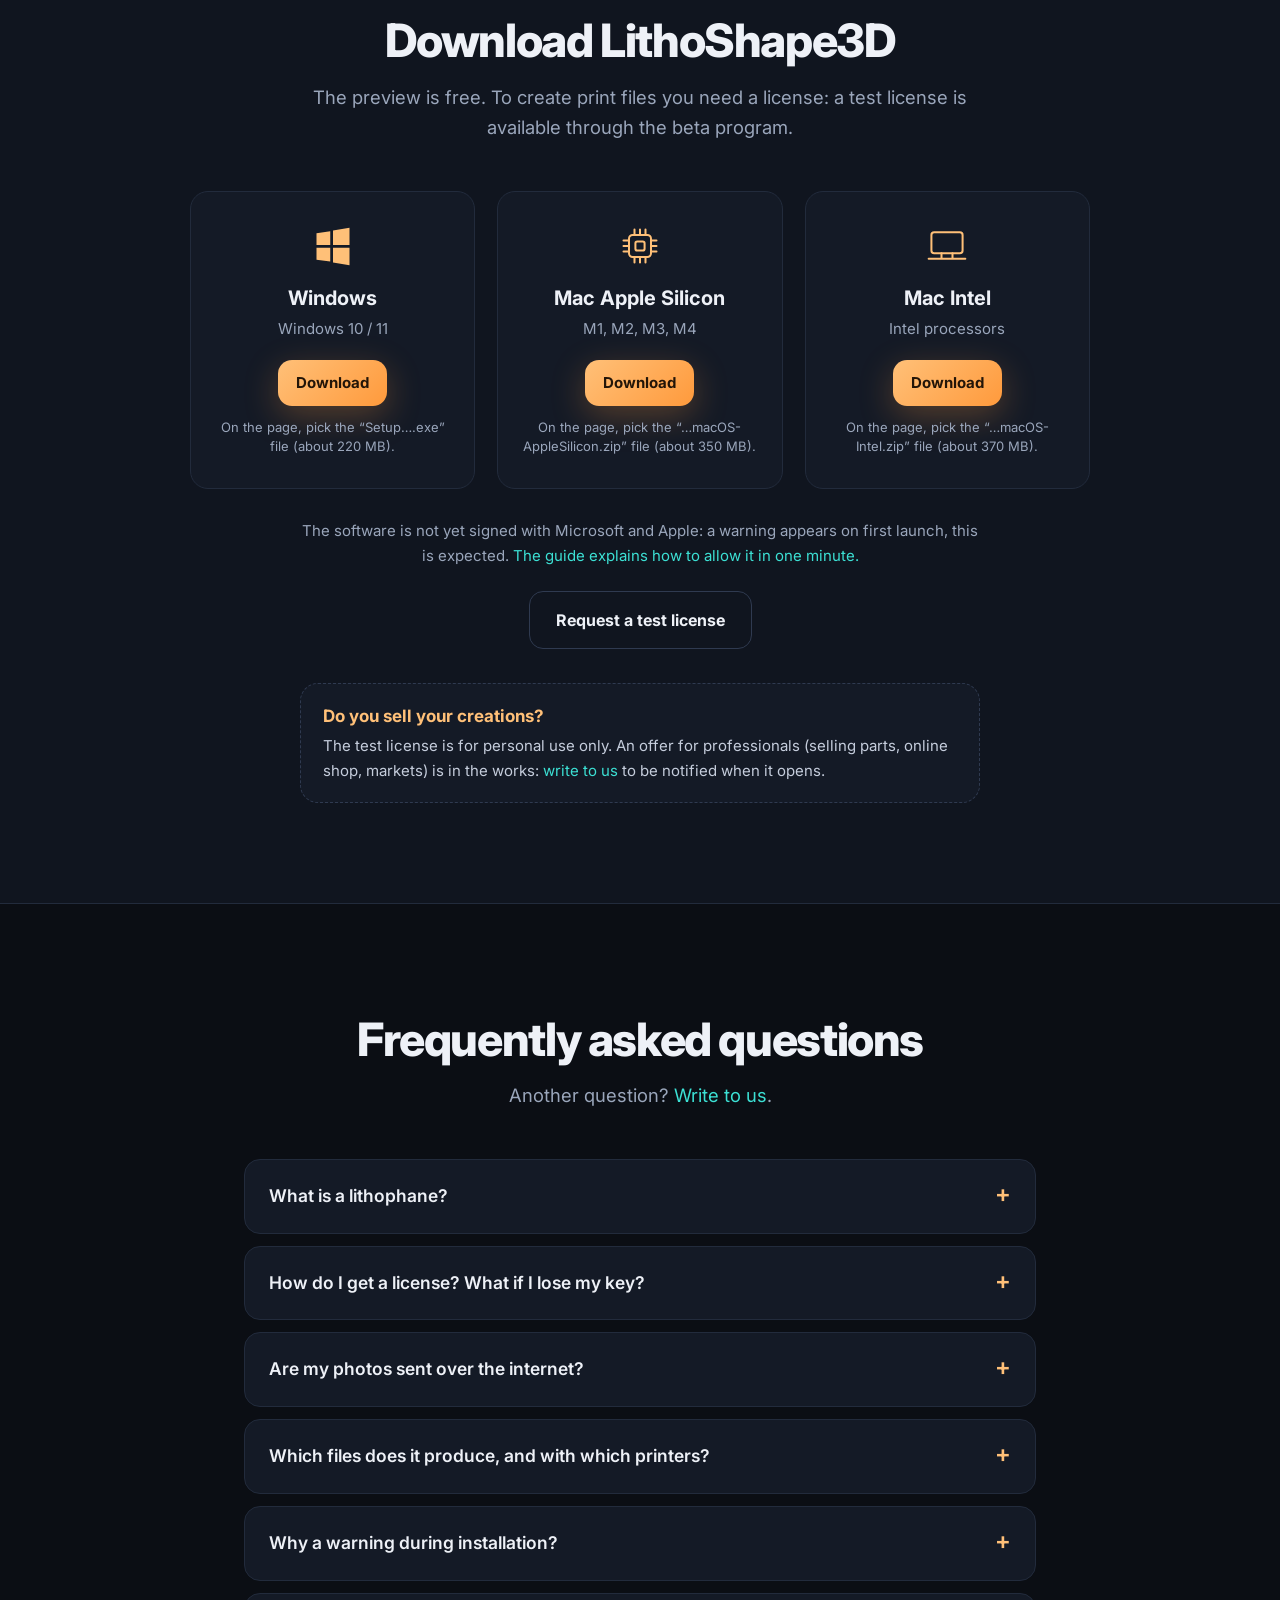
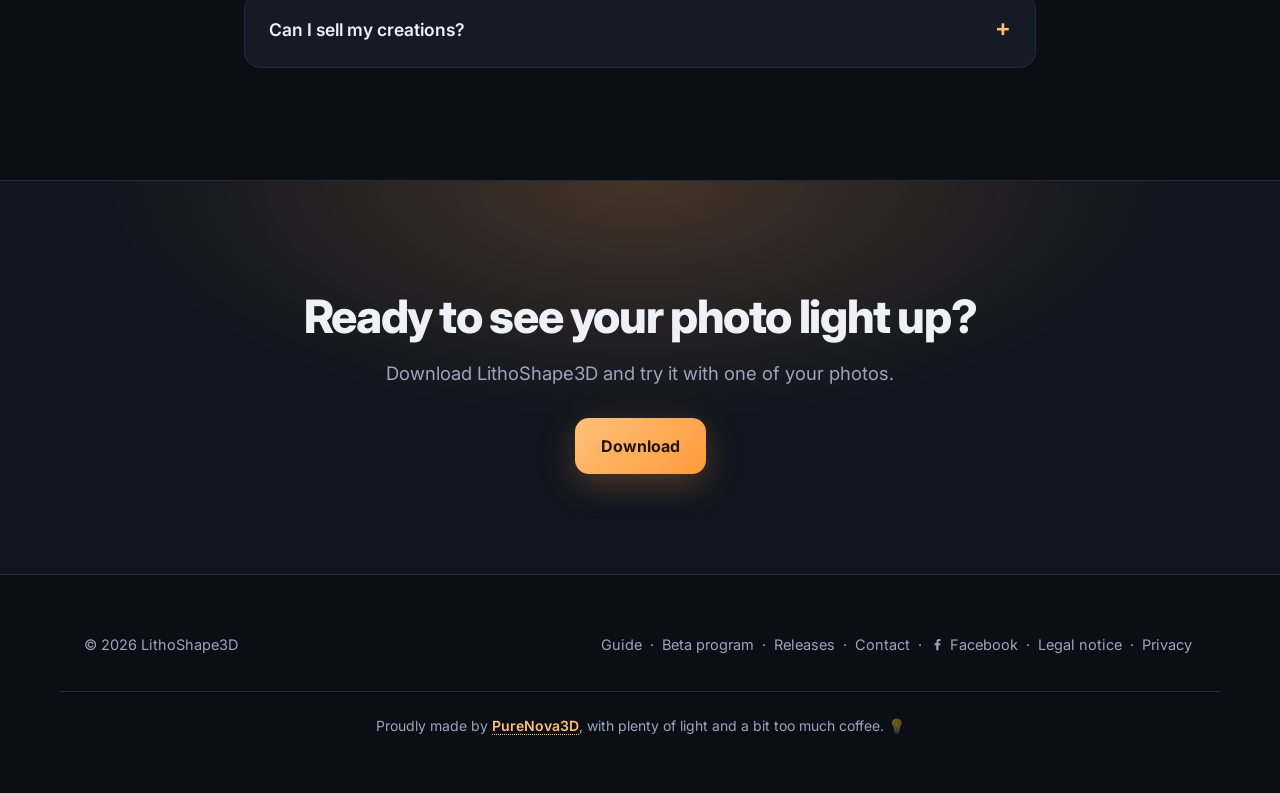
<file: en/index.html>
<!doctype html>
<!-- Easter egg: 5 clicks on the logo, or the Konami code. Shh. -->
<html lang="en">
<head>
<meta charset="utf-8">
<meta name="viewport" content="width=device-width,initial-scale=1">
<title>LithoShape3D — Turn your photos into glowing 3D-printed objects</title>
<meta name="description" content="LithoShape3D turns your photos into lithophanes, light spheres and clocks, ready to 3D print. For Windows and Mac. Everything stays on your computer.">
<meta name="theme-color" content="#0b0e14">
<meta property="og:type" content="website"><meta property="og:title" content="LithoShape3D — your photos as glowing objects"><meta property="og:description" content="LithoShape3D turns your photos into lithophanes, light spheres and clocks, ready to 3D print. For Windows and Mac. Everything stays on your computer.">
<meta property="og:image" content="../assets/img/og.jpg"><meta name="twitter:card" content="summary_large_image">
<link rel="icon" href="../assets/img/logo.svg" type="image/svg+xml">
<link rel="alternate" hreflang="fr" href="../">
<link rel="preload" href="../assets/fonts/Inter-Variable.woff2" as="font" type="font/woff2" crossorigin>
<link rel="stylesheet" href="../assets/css/site.css?v=9e96d8fd">
<script type="application/ld+json">{"@context":"https://schema.org","@type":"SoftwareApplication","name":"LithoShape3D","applicationCategory":"MultimediaApplication","operatingSystem":"Windows, macOS","description":"LithoShape3D turns your photos into lithophanes, light spheres and clocks, ready to 3D print. For Windows and Mac. Everything stays on your computer."}</script>
</head>
<body>
<a class="skip" href="#main">Skip to content</a>
<header class="top"><div class="wrap bar">
  <a class="brand" href="#" title="One click is nice. Five is better…"><img src="../assets/img/logo.svg" alt="" width="32" height="32"><b>Litho<span>Shape3D</span></b></a>
  <button class="burger" aria-label="Menu" aria-expanded="false">Menu</button>
  <nav class="main" aria-label="Navigation"><a href="#apercu">Lit preview</a><a href="#modules">Creations</a><a href="#comment">How it works</a><a href="#atouts">Features</a><a href="#nouveautes">What's new</a><a href="#faq">FAQ</a><a class="nav-cta" href="#telecharger">Download</a><a class="lang" href="../" hreflang="fr">FR</a></nav>
</div></header>
<main id="main">
<section class="hero"><div class="wrap grid">
  <div>
    <div class="kicker">For Windows and Mac</div>
    <h1>Your photos, as <em>glowing objects</em>.</h1>
    <p class="lead">LithoShape3D turns a photo into a lithophane, a sphere or a clock, ready to 3D print. You see the <strong>lit</strong> result before you even start printing.</p>
    <div class="cta"><a class="btn" href="#telecharger">Download</a><a class="btn ghost" href="https://le-belge.github.io/LithoShape3D-releases/beta/">Request a test license</a></div>
    <ul class="ticks"><li>Lit preview before printing</li><li>Runs locally, not in the cloud</li><li>STL and 3MF exports</li></ul>
  </div>
  <div class="stage"><div class="halo"></div>
    <div class="frame"><picture><source srcset="../assets/img/avant-eteinte.webp" type="image/webp"><img src="../assets/img/avant-eteinte.jpg" width="1100" height="1100" alt="Unlit lithophane: only relief" fetchpriority="high"></picture><div class="lit"><picture><source srcset="../assets/img/apres-allumee.webp" type="image/webp"><img src="../assets/img/apres-allumee.jpg" width="1100" height="1100" alt="The same lithophane, lit: the photo appears" loading="lazy" decoding="async"></picture></div></div>
    <div class="switch" role="group" aria-label="Off / Lit"><button data-state="off" aria-pressed="true">Off</button><button data-state="on" aria-pressed="false">Lit</button></div>
  </div>
</div></section>
<div class="strip"><div class="wrap"><b>Your files open in common slicers</b><span class="chip">Bambu Studio</span><span class="chip">OrcaSlicer</span><span class="chip">PrusaSlicer</span><span class="chip">Cura</span></div></div>

<section id="apercu"><div class="wrap compare-wrap">
  <div class="rv">
    <div class="eyebrow">The magic of light</div><h2>And there was light… and your photo appeared.</h2><p class="sub" style="margin-bottom:0">A lithophane is thicker or thinner depending on the photo. Drag the slider to see what light changes.</p>
    <ul class="facts"><li><i>1</i><div><b>Variable thickness</b><p>Dark areas of the photo are thicker, light areas are thinner.</p></div></li><li><i>2</i><div><b>Light does the rest</b><p>A light source behind the piece shines through the plastic: the image appears.</p></div></li><li><i>3</i><div><b>See it before printing</b><p>The “Lit” button in the software simulates this result on your screen.</p></div></li></ul>
  </div>
  <div class="compare rv d2" role="group" aria-label="Off / lit slider">
    <picture><source srcset="../assets/img/apres-allumee.webp" type="image/webp"><img src="../assets/img/apres-allumee.jpg" width="1100" height="1100" alt="The same lithophane, lit: the photo appears" loading="lazy" decoding="async"></picture>
    <div id="cmp-top" class="top"><picture><source srcset="../assets/img/avant-eteinte.webp" type="image/webp"><img src="../assets/img/avant-eteinte.jpg" width="1100" height="1100" alt="Unlit lithophane: only relief" loading="lazy" decoding="async"></picture></div>
    <div id="cmp-handle" class="handle"></div><span class="tag l">Off</span><span class="tag r">Lit</span>
    <input id="cmp" type="range" min="0" max="100" value="50" aria-label="Off / lit slider">
  </div>
</div></section>

<section id="modules" class="alt"><div class="wrap">
  <div class="rv"><div class="eyebrow">Creations</div><h2>Four creations, one software</h2><p class="sub">Load a photo, pick a shape, adjust: the software handles the geometry.</p></div>
  <div class="tabs rv" role="tablist"><button class="tab" role="tab" id="t-litho" aria-controls="p-litho" aria-selected="true" tabindex="0">Lithophane</button><button class="tab" role="tab" id="t-sphere" aria-controls="p-sphere" aria-selected="false" tabindex="-1">LithoSphere</button><button class="tab" role="tab" id="t-clock" aria-controls="p-clock" aria-selected="false" tabindex="-1">LithoClock</button><button class="tab" role="tab" id="t-lamp" aria-controls="p-lamp" aria-selected="false" tabindex="-1">Lampshade</button></div>
  <div class="rv"><div class="panel on" id="p-litho" role="tabpanel" aria-labelledby="t-litho"><div><h3>The classic glowing panel</h3><p>A photo on a flat or curved panel, with a lighting stand if you wish.</p><ul><li>Flat, soft arc, standard arc, wide arc, half-cylinder or lampshade</li><li>Frame around the photo, crop, zoom and rotate the image</li><li>Printable lighting stand (Bambu Lab Lamp Kit 001 or IKEA KAPPLAKE)</li></ul><a class="btn small" href="#telecharger">Download</a></div><div class="shot"><div class="win"><div class="tb"><i></i><i></i><i></i></div><picture><source srcset="../assets/img/app-lithophanie.webp" type="image/webp"><img src="../assets/img/app-lithophanie.jpg" width="1600" height="1004" alt="Software screenshot: lithophane and 3D preview" loading="lazy" decoding="async"></picture></div><div class="prod"><picture><source srcset="../assets/img/lithophanie.webp" type="image/webp"><img src="../assets/img/lithophanie.jpg" width="960" height="620" alt="Glowing lithophane" loading="lazy" decoding="async"></picture></div></div></div><div class="panel" id="p-sphere" role="tabpanel" aria-labelledby="t-sphere"><div><h3>A sphere that lights up</h3><p>One or several photos on a glowing sphere, with cap, riser and base.</p><ul><li>Automatic placement of several photos</li><li>Caps, riser and base to print</li><li>Lit preview and exploded view for assembly</li></ul><a class="btn small" href="#telecharger">Download</a></div><div class="shot"><div class="win"><div class="tb"><i></i><i></i><i></i></div><picture><source srcset="../assets/img/app-lithosphere.webp" type="image/webp"><img src="../assets/img/app-lithosphere.jpg" width="1600" height="1004" alt="Software screenshot: LithoSphere" loading="lazy" decoding="async"></picture></div><div class="prod"><picture><source srcset="../assets/img/lithosphere.webp" type="image/webp"><img src="../assets/img/lithosphere.jpg" width="960" height="620" alt="Glowing sphere with a photo" loading="lazy" decoding="async"></picture></div></div></div><div class="panel" id="p-clock" role="tabpanel" aria-labelledby="t-clock"><div><h3>A clock in your image</h3><p>A clock made from your photo: numerals, case and frame.</p><ul><li>Light or dark numerals</li><li>In glowing relief, or flat in several colors</li><li>Case and frame included</li></ul><a class="btn small" href="#telecharger">Download</a></div><div class="shot"><div class="win"><div class="tb"><i></i><i></i><i></i></div><picture><source srcset="../assets/img/app-lithoclock.webp" type="image/webp"><img src="../assets/img/app-lithoclock.jpg" width="1600" height="1004" alt="Software screenshot: LithoClock" loading="lazy" decoding="async"></picture></div><div class="prod"><picture><source srcset="../assets/img/lithoclock.webp" type="image/webp"><img src="../assets/img/lithoclock.jpg" width="960" height="620" alt="Photo clock with numerals" loading="lazy" decoding="async"></picture></div></div></div><div class="panel" id="p-lamp" role="tabpanel" aria-labelledby="t-lamp"><div><h3>A lampshade that lights up</h3><p>A photo on a full 360° cylinder, to sit on a socket or to hang.</p><ul><li>Choose diameter and height; E14, E27 or custom socket</li><li>Hanging version (socket on top) with the photo the right way up</li><li>Several photos joined with a soft transition, top and bottom border</li></ul><a class="btn small" href="#telecharger">Download</a></div><div class="shot"><div class="win"><div class="tb"><i></i><i></i><i></i></div><picture><source srcset="../assets/img/app-abatjour.webp" type="image/webp"><img src="../assets/img/app-abatjour.jpg" width="1600" height="1004" alt="Software screenshot: lampshade" loading="lazy" decoding="async"></picture></div><div class="prod"><picture><source srcset="../assets/img/abatjour.webp" type="image/webp"><img src="../assets/img/abatjour.jpg" width="960" height="620" alt="Glowing lampshade with a photo" loading="lazy" decoding="async"></picture></div></div></div></div>
</div></section>

<section id="comment"><div class="wrap">
  <div class="rv center"><div class="eyebrow">Simple</div><h2>From photo to print file</h2><p class="sub">Three steps, no complicated settings: the software suggests recommended values.</p></div>
  <div class="steps"><div class="step rv d1" data-n="1"><svg viewBox="0 0 48 48"><rect x="6" y="9" width="36" height="30" rx="5"/><circle cx="17" cy="21" r="4"/><path d="M6 33l11-9 8 6 8-8 9 9"/></svg><h3>Add your photo</h3><p>JPG, PNG or SVG. Crop, zoom and reframe to the format you want. Automatic background removal is available (model downloaded once).</p></div><div class="step rv d2" data-n="2"><svg viewBox="0 0 48 48"><path d="M24 6c-8 0-14 6-14 14 0 5 3 8 5 11v5h18v-5c2-3 5-6 5-11 0-8-6-14-14-14z"/><path d="M19 41h10M21 45h6"/><path d="M24 15v9l5 3"/></svg><h3>Choose and look</h3><p>Shape, size, thickness. The 3D preview updates, with the “Lit” button to see the backlit result.</p></div><div class="step rv d3" data-n="3"><svg viewBox="0 0 48 48"><path d="M24 6v24M14 22l10 10 10-10"/><path d="M8 38h32"/></svg><h3>Create the files</h3><p>The software exports STL files (and multicolor 3MF) that you open in your slicer.</p></div></div>
</div></section>

<section id="atouts" class="alt"><div class="wrap">
  <div class="rv"><div class="eyebrow">Features</div><h2>Built for real prints</h2><p class="sub">What makes the difference between a nice image and a successful part.</p></div>
  <div class="bento">
    <div class="bx b-lg rv"><div class="ic">◐</div><h4>Lit preview and exploded view</h4><p>See the backlit result before printing, and understand the assembly before you start the first part.</p><picture><source srcset="../assets/img/app-lithophanie.webp" type="image/webp"><img src="../assets/img/app-lithophanie.jpg" width="1600" height="1004" alt="Software screenshot: 3D preview of a lithophane" loading="lazy" decoding="async"></picture></div>
    <div class="bx b-md rv"><div class="ic">▦</div><h4>“Flat” mode</h4><p>2 to 4 colors printed flat, one filament per color (up to the 4 slots of an AMS), no supports.</p></div><div class="bx b-md rv"><div class="ic">✓</div><h4>Checked files</h4><p>The software checks that meshes are closed and printable, and “Help → Check a file” re-reads an exported file.</p></div><div class="bx b-sm rv"><div class="ic">⌂</div><h4>On your computer, not in the cloud</h4><p>Calculations run on your computer: your photos are never sent over the internet.</p></div><div class="bx b-sm rv"><div class="ic">⬚</div><h4>Windows and Mac</h4><p>Windows 10/11, macOS Apple Silicon and Intel. Interface in French and English.</p></div><div class="bx b-sm rv"><div class="ic">?</div><h4>A step-by-step guide</h4><p>Online installation and user guide, always up to date.</p></div>
  </div>
</div></section>

<section id="nouveautes"><div class="wrap">
  <div class="rv"><div class="eyebrow">What's new</div><h2>What's here, and what's just arrived</h2><p class="sub">The software evolves with feedback from its testers.</p></div>
  <div class="news rv"><div class="col"><h3>Available now</h3><ul><li>Lampshade, including a hanging version for a ceiling socket</li><li>Printable lighting stand for the Bambu Lab Lamp Kit 001 and the IKEA KAPPLAKE</li><li>Frame around the photo</li><li>Photo checker: it flags a blurry, too dark, too bright or too small image</li><li>Brighter lit preview, with a choice of light colour (warm, neutral, cool)</li><li>LithoSphere: a stand for the Bambu Lab Lamp Kit 001 and for the IKEA KAPPLAKE, with the KAPPLAKE adapter generated at the right size (90 to 150 mm)</li></ul></div>
  <div class="col soon"><h3>New in version 1.1.2</h3><ul><li>Image adjustment: brightness, contrast, tones, relief sharpness, automatic adjustment and photo cropping</li><li>Lampshade: several photos joined with a soft transition (no filler pattern), top and bottom border as a frame or a bead, hung preview shown the right way up</li><li>STL files up to twice as light, and detail down to 0.1 mm per pixel</li><li>KAPPLAKE stand with a cable channel</li><li>Rebuild a stand at the right size: “Stand only” and “Measure an STL” from an already printed file</li><li>You choose your file names, and nothing is overwritten without confirmation</li></ul></div></div>
  <p class="rv" style="color:var(--muted);font-size:15px;margin-top:20px">Version 1.1.2 is available to download. Version 2.0, in beta with our testers, brings the LithoSphere with Smart Fit for several photos (whole faces, panorama all the way around). Beta 2 adds an automatically generated KAPPLAKE adapter, “Repeat the photo”, visible min / max thickness and a cylinder without support. Thanks to the testers for their feedback.</p>
</div></section>

<section><div class="wrap">
  <div class="rv"><div class="eyebrow">Ideas</div><h2>What you can create</h2></div>
  <div class="ideas" style="margin-top:34px"><div class="idea rv d1"><b>A gift that lights up</b><span>A photo turned into a one-of-a-kind object, to give.</span></div><div class="idea rv d2"><b>A family keepsake</b><span>A moment to keep, under a different light.</span></div><div class="idea rv d3"><b>A custom night light</b><span>A soft light, with an image that matters.</span></div><div class="idea rv d1"><b>A personalised clock</b><span>Your photo, with the hours on it.</span></div></div>
</div></section>

<section id="telecharger" class="alt"><div class="wrap center">
  <div class="rv"><div class="eyebrow">Download</div><h2>Download LithoShape3D</h2><p class="sub">The preview is free. To create print files you need a license: a test license is available through the beta program.</p></div>
  <div class="dl"><div class="card rv d1"><div class="os"><svg viewBox="0 0 48 48"><path d="M6 10l15-2v15H6zM24 7l18-3v19H24zM6 26h15v15L6 39zM24 26h18v19l-18-3z"/></svg></div><h3>Windows</h3><p>Windows 10 / 11</p><a class="btn small" href="https://github.com/le-belge/LithoShape3D-releases/releases/latest">Download</a><small class="hint">On the page, pick the “Setup….exe” file (about 220 MB).</small></div><div class="card rv d2"><div class="os"><svg viewBox="0 0 48 48"><rect x="12" y="12" width="24" height="24" rx="4"/><rect x="19" y="19" width="10" height="10" rx="2"/><path d="M18 6v6M24 6v6M30 6v6M18 36v6M24 36v6M30 36v6M6 18h6M6 24h6M6 30h6M36 18h6M36 24h6M36 30h6"/></svg></div><h3>Mac Apple Silicon</h3><p>M1, M2, M3, M4</p><a class="btn small" href="https://github.com/le-belge/LithoShape3D-releases/releases/latest">Download</a><small class="hint">On the page, pick the “…macOS-AppleSilicon.zip” file (about 350 MB).</small></div><div class="card rv d3"><div class="os"><svg viewBox="0 0 48 48"><rect x="7" y="9" width="34" height="23" rx="3"/><path d="M4 38h40M18 32v6M30 32v6"/></svg></div><h3>Mac Intel</h3><p>Intel processors</p><a class="btn small" href="https://github.com/le-belge/LithoShape3D-releases/releases/latest">Download</a><small class="hint">On the page, pick the “…macOS-Intel.zip” file (about 370 MB).</small></div></div>
  <p class="rv" style="color:var(--muted);font-size:15px;margin:30px auto 0;max-width:680px">The software is not yet signed with Microsoft and Apple: a warning appears on first launch, this is expected. <a href="https://le-belge.github.io/LithoShape3D-releases/guide/#installation-en">The guide explains how to allow it in one minute.</a></p>
  <p class="rv" style="margin-top:22px"><a class="btn ghost" href="https://le-belge.github.io/LithoShape3D-releases/beta/">Request a test license</a></p>
  <div class="pro rv"><b>Do you sell your creations?</b><span>The test license is for personal use only. An offer for professionals (selling parts, online shop, markets) is in the works: <a href="mailto:purenova3d@free.fr?subject=LithoShape3D%20pro%20offer">write to us</a> to be notified when it opens.</span></div>
</div></section>

<section id="faq"><div class="wrap" style="max-width:840px">
  <div class="rv center"><h2>Frequently asked questions</h2><p class="sub">Another question? <a href="mailto:purenova3d@free.fr">Write to us</a>.</p></div>
  <div class="rv"><details><summary>What is a lithophane?</summary><p>A 3D-printed plate whose thickness varies with the photo: thick areas let little light through, thin areas let a lot through. Lit from behind, the photo appears.</p></details><details><summary>How do I get a license? What if I lose my key?</summary><p>A test license is available through the <a href="https://le-belge.github.io/LithoShape3D-releases/beta/">beta program</a>. If you lose your key, the same page offers “Lost your key?”. The support code shown in “Help → License” helps us find your license.</p></details><details><summary>Are my photos sent over the internet?</summary><p>No. Calculations run on your computer and your photos never leave it. Only license activation contacts the license server (key and device identifier).</p></details><details><summary>Which files does it produce, and with which printers?</summary><p>STL files, and multicolor 3MF for the “Flat” mode. They open in common slicers (Bambu Studio, OrcaSlicer, PrusaSlicer, Cura). The software does not drive the printer: your slicer prepares the print.</p></details><details><summary>Why a warning during installation?</summary><p>The software is not yet signed with Microsoft and Apple. Windows (“Windows protected your PC”) and macOS ask for confirmation on first launch. The <a href="https://le-belge.github.io/LithoShape3D-releases/guide/#installation-en">installation guide</a> shows what to do.</p></details><details><summary>Can I sell my creations?</summary><p>The test license is for personal, non-commercial use. An offer for professionals is in the works: <a href="mailto:purenova3d@free.fr?subject=LithoShape3D%20pro%20offer">write to us</a> to be notified when it opens.</p></details></div>
</div></section>

<div class="band"><div class="rv"><h2>Ready to see your photo light up?</h2><p class="sub" style="margin:0 auto 30px">Download LithoShape3D and try it with one of your photos.</p><a class="btn" href="#telecharger">Download</a></div></div>
</main>
<footer><div class="wrap row"><div>© <span id="y">2026</span> LithoShape3D</div><div><a href="https://le-belge.github.io/LithoShape3D-releases/guide/">Guide</a> · <a href="https://le-belge.github.io/LithoShape3D-releases/beta/">Beta program</a> · <a href="https://github.com/le-belge/LithoShape3D-releases/releases">Releases</a> · <a href="mailto:purenova3d@free.fr">Contact</a> · <a class="fb" href="https://www.facebook.com/PureNova3D/" target="_blank" rel="noopener"><svg viewBox="0 0 24 24" aria-hidden="true"><path d="M13.5 21v-8h2.7l.4-3.2h-3.1V7.8c0-.9.3-1.5 1.6-1.5h1.7V3.4c-.3 0-1.3-.1-2.4-.1-2.4 0-4 1.5-4 4.1v2.4H7.3V13H10v8z"/></svg>Facebook</a> · <a href="legal.html">Legal notice</a> · <a href="privacy.html">Privacy</a></div></div>
<div class="wrap made">Proudly made by <a href="https://www.facebook.com/PureNova3D/" target="_blank" rel="noopener" title="Facebook"><b>PureNova3D</b></a>, with plenty of light and a bit too much coffee. <span class="bulb" title="Hint: look for the switch. Five clicks on the logo, or an old video-game code (↑ ↑ ↓ ↓ ← → ← → B A)." aria-hidden="true">💡</span></div></footer>
<div class="mbar"><a class="btn" href="#telecharger">Download</a></div>
<script src="../assets/js/site.js?v=9e96d8fd"></script>
</body>
</html>
</file>
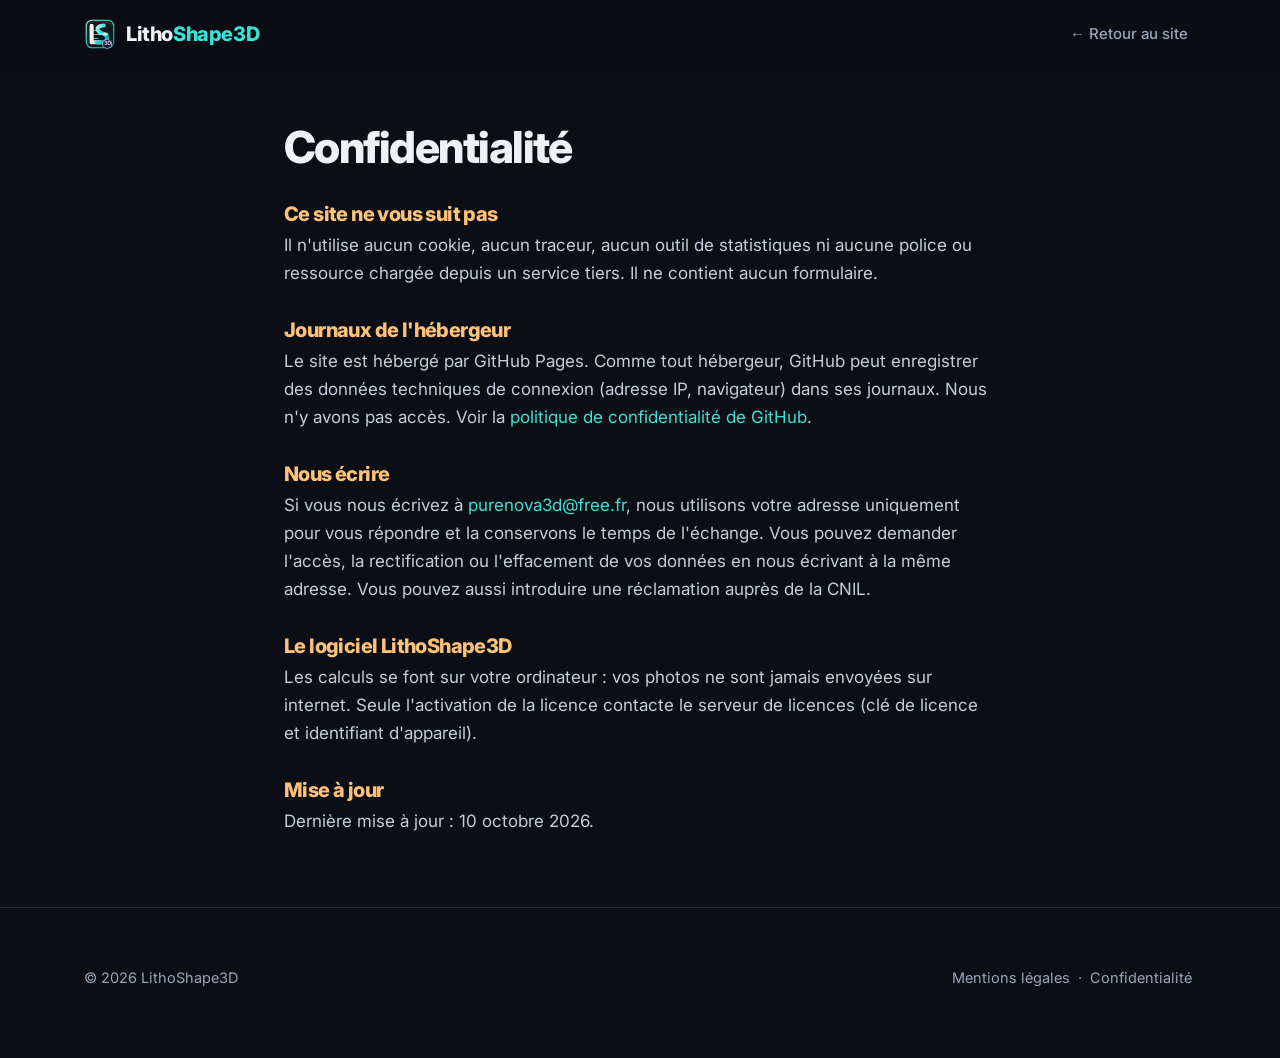
<file: confidentialite.html>
<!doctype html>
<html lang="fr">
<head>
<meta charset="utf-8">
<meta name="viewport" content="width=device-width,initial-scale=1">
<title>Confidentialité — LithoShape3D</title>
<meta name="robots" content="noindex">
<meta name="theme-color" content="#0b0e14">
<link rel="icon" href="assets/img/logo.svg" type="image/svg+xml">
<link rel="stylesheet" href="assets/css/site.css?v=9e96d8fd">
</head>
<body>
<header class="top"><div class="wrap bar"><a class="brand" href="./"><img src="assets/img/logo.svg" alt="" width="32" height="32"><b>Litho<span>Shape3D</span></b></a><nav class="main docnav"><a href="./">← Retour au site</a></nav></div></header>
<main id="main" class="doc wrap"><h1>Confidentialité</h1><h2>Ce site ne vous suit pas</h2><p>Il n'utilise aucun cookie, aucun traceur, aucun outil de statistiques ni aucune police ou ressource chargée depuis un service tiers. Il ne contient aucun formulaire.</p><h2>Journaux de l'hébergeur</h2><p>Le site est hébergé par GitHub Pages. Comme tout hébergeur, GitHub peut enregistrer des données techniques de connexion (adresse IP, navigateur) dans ses journaux. Nous n'y avons pas accès. Voir la <a href="https://docs.github.com/fr/site-policy/privacy-policies/github-general-privacy-statement">politique de confidentialité de GitHub</a>.</p><h2>Nous écrire</h2><p>Si vous nous écrivez à <a href="mailto:purenova3d@free.fr">purenova3d@free.fr</a>, nous utilisons votre adresse uniquement pour vous répondre et la conservons le temps de l'échange. Vous pouvez demander l'accès, la rectification ou l'effacement de vos données en nous écrivant à la même adresse. Vous pouvez aussi introduire une réclamation auprès de la CNIL.</p><h2>Le logiciel LithoShape3D</h2><p>Les calculs se font sur votre ordinateur : vos photos ne sont jamais envoyées sur internet. Seule l'activation de la licence contacte le serveur de licences (clé de licence et identifiant d'appareil).</p><h2>Mise à jour</h2><p>Dernière mise à jour : 10 octobre 2026.</p></main>
<footer><div class="wrap row"><div>© 2026 LithoShape3D</div><div><a href="mentions-legales.html">Mentions légales</a> · <a href="confidentialite.html">Confidentialité</a></div></div></footer>
</body>
</html>
</file>
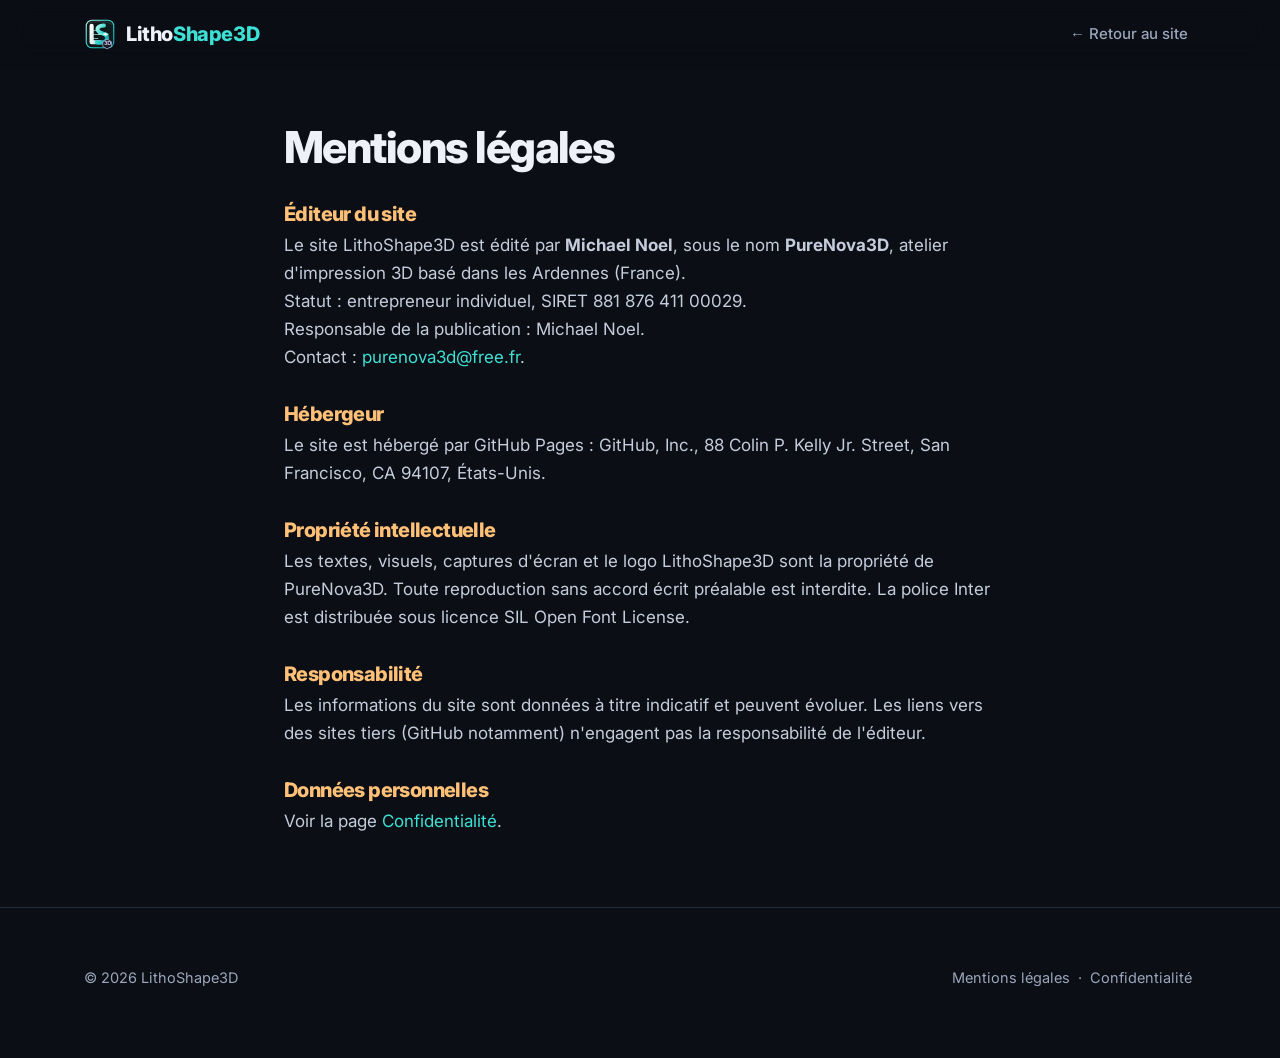
<file: mentions-legales.html>
<!doctype html>
<html lang="fr">
<head>
<meta charset="utf-8">
<meta name="viewport" content="width=device-width,initial-scale=1">
<title>Mentions légales — LithoShape3D</title>
<meta name="robots" content="noindex">
<meta name="theme-color" content="#0b0e14">
<link rel="icon" href="assets/img/logo.svg" type="image/svg+xml">
<link rel="stylesheet" href="assets/css/site.css?v=9e96d8fd">
</head>
<body>
<header class="top"><div class="wrap bar"><a class="brand" href="./"><img src="assets/img/logo.svg" alt="" width="32" height="32"><b>Litho<span>Shape3D</span></b></a><nav class="main docnav"><a href="./">← Retour au site</a></nav></div></header>
<main id="main" class="doc wrap"><h1>Mentions légales</h1><h2>Éditeur du site</h2><p>Le site LithoShape3D est édité par <b>Michael Noel</b>, sous le nom <b>PureNova3D</b>, atelier d'impression 3D basé dans les Ardennes (France).<br>Statut : entrepreneur individuel, SIRET 881 876 411 00029.<br>Responsable de la publication : Michael Noel.<br>Contact : <a href="mailto:purenova3d@free.fr">purenova3d@free.fr</a>.</p><h2>Hébergeur</h2><p>Le site est hébergé par GitHub Pages : GitHub, Inc., 88 Colin P. Kelly Jr. Street, San Francisco, CA 94107, États-Unis.</p><h2>Propriété intellectuelle</h2><p>Les textes, visuels, captures d'écran et le logo LithoShape3D sont la propriété de PureNova3D. Toute reproduction sans accord écrit préalable est interdite. La police Inter est distribuée sous licence SIL Open Font License.</p><h2>Responsabilité</h2><p>Les informations du site sont données à titre indicatif et peuvent évoluer. Les liens vers des sites tiers (GitHub notamment) n'engagent pas la responsabilité de l'éditeur.</p><h2>Données personnelles</h2><p>Voir la page <a href="confidentialite.html">Confidentialité</a>.</p></main>
<footer><div class="wrap row"><div>© 2026 LithoShape3D</div><div><a href="mentions-legales.html">Mentions légales</a> · <a href="confidentialite.html">Confidentialité</a></div></div></footer>
</body>
</html>
</file>
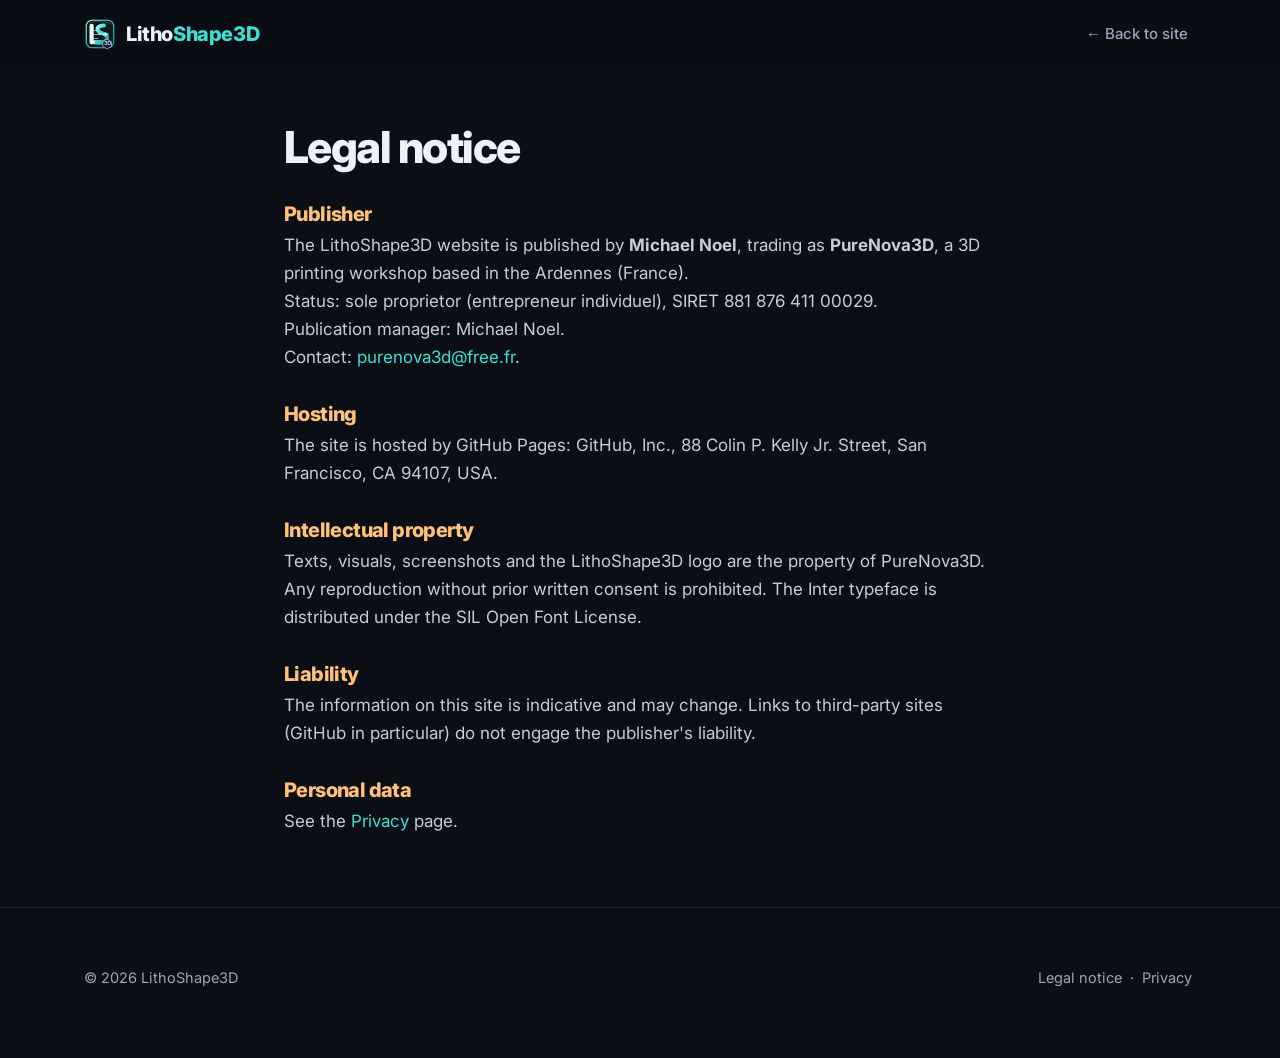
<file: en/legal.html>
<!doctype html>
<html lang="en">
<head>
<meta charset="utf-8">
<meta name="viewport" content="width=device-width,initial-scale=1">
<title>Legal notice — LithoShape3D</title>
<meta name="robots" content="noindex">
<meta name="theme-color" content="#0b0e14">
<link rel="icon" href="../assets/img/logo.svg" type="image/svg+xml">
<link rel="stylesheet" href="../assets/css/site.css?v=9e96d8fd">
</head>
<body>
<header class="top"><div class="wrap bar"><a class="brand" href="../"><img src="../assets/img/logo.svg" alt="" width="32" height="32"><b>Litho<span>Shape3D</span></b></a><nav class="main docnav"><a href="../">← Back to site</a></nav></div></header>
<main id="main" class="doc wrap"><h1>Legal notice</h1><h2>Publisher</h2><p>The LithoShape3D website is published by <b>Michael Noel</b>, trading as <b>PureNova3D</b>, a 3D printing workshop based in the Ardennes (France).<br>Status: sole proprietor (entrepreneur individuel), SIRET 881 876 411 00029.<br>Publication manager: Michael Noel.<br>Contact: <a href="mailto:purenova3d@free.fr">purenova3d@free.fr</a>.</p><h2>Hosting</h2><p>The site is hosted by GitHub Pages: GitHub, Inc., 88 Colin P. Kelly Jr. Street, San Francisco, CA 94107, USA.</p><h2>Intellectual property</h2><p>Texts, visuals, screenshots and the LithoShape3D logo are the property of PureNova3D. Any reproduction without prior written consent is prohibited. The Inter typeface is distributed under the SIL Open Font License.</p><h2>Liability</h2><p>The information on this site is indicative and may change. Links to third-party sites (GitHub in particular) do not engage the publisher's liability.</p><h2>Personal data</h2><p>See the <a href="privacy.html">Privacy</a> page.</p></main>
<footer><div class="wrap row"><div>© 2026 LithoShape3D</div><div><a href="legal.html">Legal notice</a> · <a href="privacy.html">Privacy</a></div></div></footer>
</body>
</html>
</file>
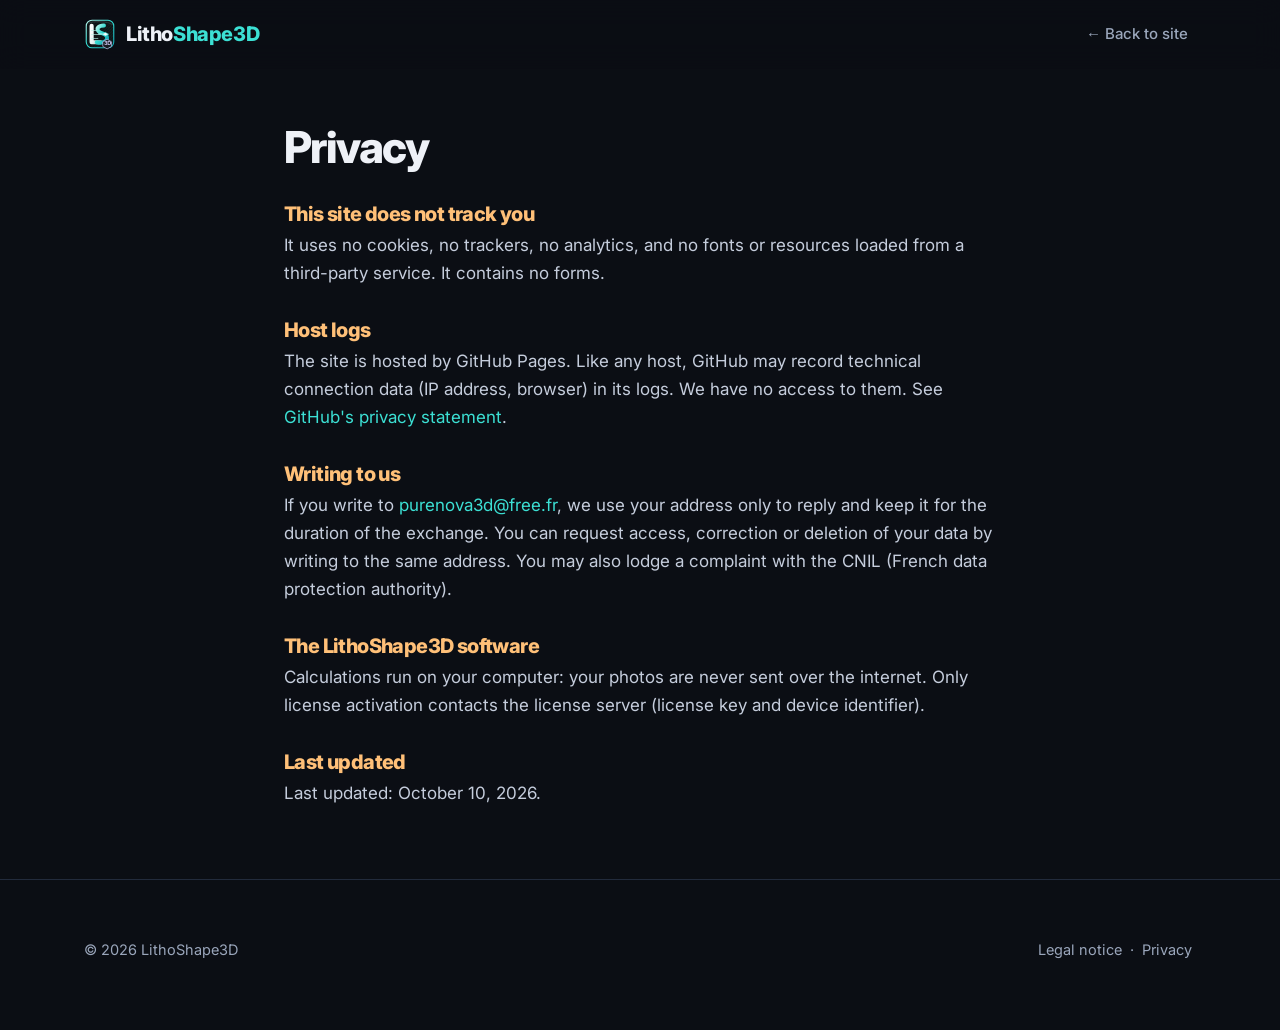
<file: en/privacy.html>
<!doctype html>
<html lang="en">
<head>
<meta charset="utf-8">
<meta name="viewport" content="width=device-width,initial-scale=1">
<title>Privacy — LithoShape3D</title>
<meta name="robots" content="noindex">
<meta name="theme-color" content="#0b0e14">
<link rel="icon" href="../assets/img/logo.svg" type="image/svg+xml">
<link rel="stylesheet" href="../assets/css/site.css?v=9e96d8fd">
</head>
<body>
<header class="top"><div class="wrap bar"><a class="brand" href="../"><img src="../assets/img/logo.svg" alt="" width="32" height="32"><b>Litho<span>Shape3D</span></b></a><nav class="main docnav"><a href="../">← Back to site</a></nav></div></header>
<main id="main" class="doc wrap"><h1>Privacy</h1><h2>This site does not track you</h2><p>It uses no cookies, no trackers, no analytics, and no fonts or resources loaded from a third-party service. It contains no forms.</p><h2>Host logs</h2><p>The site is hosted by GitHub Pages. Like any host, GitHub may record technical connection data (IP address, browser) in its logs. We have no access to them. See <a href="https://docs.github.com/en/site-policy/privacy-policies/github-general-privacy-statement">GitHub's privacy statement</a>.</p><h2>Writing to us</h2><p>If you write to <a href="mailto:purenova3d@free.fr">purenova3d@free.fr</a>, we use your address only to reply and keep it for the duration of the exchange. You can request access, correction or deletion of your data by writing to the same address. You may also lodge a complaint with the CNIL (French data protection authority).</p><h2>The LithoShape3D software</h2><p>Calculations run on your computer: your photos are never sent over the internet. Only license activation contacts the license server (license key and device identifier).</p><h2>Last updated</h2><p>Last updated: October 10, 2026.</p></main>
<footer><div class="wrap row"><div>© 2026 LithoShape3D</div><div><a href="legal.html">Legal notice</a> · <a href="privacy.html">Privacy</a></div></div></footer>
</body>
</html>
</file>
<file: assets/css/site.css>
@font-face { font-family: "Inter"; src: url("../fonts/Inter-Variable.woff2") format("woff2"); font-weight: 100 900; font-display: swap; }
:root {
  --bg: #0b0e14; --bg2: #10151f; --card: #141a26; --card2: #19202e; --line: #222b3c; --line2: #2f3a50;
  --text: #eef1f7; --muted: #9aa6bb; --soft: #c5cddc;
  --amber: #ffc078; --amber2: #ff9a3c; --teal: #3ce0d4; --glow: rgba(255,160,70,.22);
  --radius: 18px; --max: 1160px; --ease: cubic-bezier(.2,.7,.2,1);
}
* { box-sizing: border-box; }
html { scroll-behavior: smooth; scroll-padding-top: 76px; }
body { margin: 0; background: var(--bg); color: var(--text); font: 17px/1.65 "Inter", -apple-system, "Segoe UI", Roboto, sans-serif; -webkit-font-smoothing: antialiased; overflow-x: hidden; }
img, picture { display: block; max-width: 100%; height: auto; }
a { color: var(--teal); text-decoration: none; } a:hover { text-decoration: underline; }
:focus-visible { outline: 2px solid var(--amber); outline-offset: 3px; border-radius: 6px; }
.wrap { max-width: var(--max); margin: 0 auto; padding: 0 24px; }
.skip { position: absolute; left: 12px; top: -60px; background: var(--amber); color: #20150a; padding: 10px 16px; border-radius: 10px; z-index: 100; font-weight: 700; } .skip:focus { top: 12px; text-decoration: none; }

/* en-tete */
header.top { position: sticky; top: 0; z-index: 30; background: rgba(11,14,20,.78); backdrop-filter: blur(14px) saturate(1.3); border-bottom: 1px solid transparent; transition: border-color .3s; }
header.top.scrolled { border-bottom-color: var(--line); }
.bar { display: flex; align-items: center; gap: 18px; height: 68px; }
.brand { display: flex; align-items: center; gap: 10px; font-size: 20px; color: var(--text); letter-spacing: -.02em; } .brand:hover { text-decoration: none; }
.brand img { width: 32px; height: 32px; } .brand b { font-weight: 800; } .brand span { color: var(--teal); }
nav.main { margin-left: auto; display: flex; gap: 6px; align-items: center; }
nav.main a { color: var(--muted); font-size: 15px; font-weight: 500; padding: 8px 12px; border-radius: 10px; } nav.main a:hover { color: var(--text); background: #ffffff0a; text-decoration: none; }
nav.main a.lang { border: 1px solid var(--line2); font-size: 13px; padding: 5px 12px; border-radius: 999px; margin-left: 6px; }
nav.main a.nav-cta { background: #ffffff10; color: var(--text); font-weight: 600; }
.burger { display: none; margin-left: auto; background: none; border: 1px solid var(--line2); color: var(--text); border-radius: 10px; padding: 8px 14px; font: inherit; cursor: pointer; }

/* boutons */
.btn { display: inline-flex; align-items: center; justify-content: center; gap: 10px; background: linear-gradient(135deg, var(--amber), var(--amber2)); color: #231508; font-weight: 700; padding: 15px 26px; border-radius: 14px; border: 0; box-shadow: 0 10px 34px rgba(255,154,60,.28); transition: transform .2s var(--ease), box-shadow .2s var(--ease); cursor: pointer; font-size: 16px; }
.btn:hover { transform: translateY(-2px); box-shadow: 0 16px 44px rgba(255,154,60,.4); text-decoration: none; }
.btn.ghost { background: transparent; color: var(--text); border: 1px solid var(--line2); box-shadow: none; } .btn.ghost:hover { background: #ffffff0d; border-color: #46557a; }
.btn.small { padding: 11px 18px; font-size: 15px; }

/* hero */
.hero { position: relative; padding: 90px 0 80px; background:
  radial-gradient(900px 520px at 80% 18%, var(--glow), transparent 70%),
  radial-gradient(620px 360px at 8% 0%, rgba(60,224,212,.10), transparent 70%); overflow: hidden; }
.hero::after { content: ""; position: absolute; inset: auto 0 0 0; height: 1px; background: linear-gradient(90deg, transparent, var(--line2), transparent); }
.hero .grid { display: grid; grid-template-columns: 1.02fr 1fr; gap: 52px; align-items: center; }
.kicker { display: inline-flex; align-items: center; gap: 8px; color: var(--amber); font-weight: 700; font-size: 13px; letter-spacing: .14em; text-transform: uppercase; }
.kicker::before { content: ""; width: 8px; height: 8px; border-radius: 50%; background: var(--amber); box-shadow: 0 0 14px var(--amber); animation: pulse 2.4s ease-in-out infinite; }
@keyframes pulse { 50% { opacity: .35; transform: scale(.8); } }
h1 { font-size: clamp(40px, 5.6vw, 68px); line-height: 1.04; margin: 16px 0 22px; letter-spacing: -.035em; font-weight: 800; }
h1 em { font-style: normal; background: linear-gradient(120deg, var(--amber), var(--amber2) 60%, #ffd9a8); -webkit-background-clip: text; background-clip: text; color: transparent; }
.lead { font-size: 20px; color: var(--soft); max-width: 560px; }
.cta { display: flex; flex-wrap: wrap; gap: 14px; margin-top: 34px; }
.ticks { display: flex; flex-wrap: wrap; gap: 10px 22px; margin: 26px 0 0; padding: 0; list-style: none; color: var(--muted); font-size: 14.5px; }
.ticks li::before { content: "✓"; color: var(--teal); font-weight: 800; margin-right: 8px; }

/* scene du hero : eteint / allume */
.stage { position: relative; }
.stage .frame { position: relative; aspect-ratio: 1/1; border-radius: 26px; overflow: hidden; border: 1px solid var(--line2); background: #111; box-shadow: 0 40px 100px rgba(0,0,0,.6), 0 0 120px var(--glow); }
.stage .frame picture, .stage .frame img { position: absolute; inset: 0; width: 100%; height: 100%; object-fit: cover; }
.stage .lit { opacity: 0; transition: opacity 1.1s var(--ease); } .stage.on .lit { opacity: 1; }
.stage .halo { position: absolute; inset: -30px; z-index: -1; background: radial-gradient(circle, var(--glow), transparent 65%); opacity: 0; transition: opacity 1.1s; } .stage.on .halo { opacity: 1; }
.switch { position: absolute; left: 50%; bottom: 18px; transform: translateX(-50%); display: inline-flex; background: rgba(8,10,15,.72); backdrop-filter: blur(10px); border: 1px solid var(--line2); border-radius: 999px; padding: 4px; }
.switch button { border: 0; background: none; color: var(--muted); font: 600 14px/1 "Inter", sans-serif; padding: 15px 22px; min-height: 44px; border-radius: 999px; cursor: pointer; transition: background .3s, color .3s; }
.switch button[aria-pressed="true"] { background: linear-gradient(135deg, var(--amber), var(--amber2)); color: #231508; }

/* bandeau compatibilite */
.strip { border-bottom: 1px solid var(--line); background: var(--bg2); }
.strip .wrap { display: flex; flex-wrap: wrap; align-items: center; justify-content: center; gap: 12px 28px; padding-top: 22px; padding-bottom: 22px; color: var(--muted); font-size: 14.5px; }
.strip b { color: var(--soft); font-weight: 600; letter-spacing: .01em; }
.chip { border: 1px solid var(--line2); border-radius: 999px; padding: 6px 14px; color: var(--soft); font-weight: 500; font-size: 14px; }

/* sections */
section { padding: 100px 0; position: relative; }
section.alt { background: var(--bg2); border-top: 1px solid var(--line); border-bottom: 1px solid var(--line); }
.eyebrow { color: var(--amber); font-weight: 700; font-size: 13px; letter-spacing: .14em; text-transform: uppercase; }
h2 { font-size: clamp(30px, 4vw, 46px); line-height: 1.1; margin: 10px 0 16px; letter-spacing: -.03em; font-weight: 800; }
.sub { color: var(--muted); max-width: 680px; margin: 0 0 48px; font-size: 18.5px; }
.center { text-align: center; } .center .sub { margin-left: auto; margin-right: auto; }

/* reveal */
.rv { opacity: 0; transform: translateY(26px); transition: opacity .8s var(--ease), transform .8s var(--ease); }
.rv.in { opacity: 1; transform: none; } .rv.d1 { transition-delay: .08s; } .rv.d2 { transition-delay: .16s; } .rv.d3 { transition-delay: .24s; }

/* curseur */
.compare-wrap { display: grid; grid-template-columns: 1fr 1fr; gap: 56px; align-items: center; }
.compare { position: relative; border-radius: 22px; overflow: hidden; border: 1px solid var(--line2); aspect-ratio: 1/1; user-select: none; box-shadow: 0 30px 90px rgba(0,0,0,.55); touch-action: pan-y; }
.compare picture, .compare img { position: absolute; inset: 0; width: 100%; height: 100%; object-fit: cover; }
.compare .top { position: absolute; inset: 0; clip-path: inset(0 50% 0 0); -webkit-clip-path: inset(0 50% 0 0); }
.compare .handle { position: absolute; top: 0; bottom: 0; left: 50%; width: 3px; background: var(--amber); box-shadow: 0 0 22px var(--amber); pointer-events: none; }
.compare .handle::after { content: "↔"; position: absolute; top: 50%; left: 50%; transform: translate(-50%,-50%); width: 48px; height: 48px; border-radius: 50%; background: var(--amber); color: #231508; display: grid; place-items: center; font-weight: 800; font-size: 20px; }
.compare input { position: absolute; inset: 0; width: 100%; height: 100%; opacity: 0; cursor: ew-resize; margin: 0; }
.tag { position: absolute; bottom: 16px; padding: 6px 13px; border-radius: 999px; background: rgba(0,0,0,.62); font-size: 13px; font-weight: 600; } .tag.l { left: 16px; } .tag.r { right: 16px; color: var(--amber); }
.facts { list-style: none; padding: 0; margin: 28px 0 0; display: grid; gap: 18px; }
.facts li { display: grid; grid-template-columns: 44px 1fr; gap: 16px; } .facts b { display: block; margin-bottom: 2px; }
.facts i { width: 44px; height: 44px; border-radius: 14px; background: #ffffff0d; display: grid; place-items: center; font-style: normal; font-weight: 800; color: var(--amber); }
.facts p { margin: 0; color: var(--muted); font-size: 15.5px; }

/* onglets creations */
.tabs { display: flex; gap: 8px; flex-wrap: wrap; margin-bottom: 30px; }
.tab { border: 1px solid var(--line2); background: transparent; color: var(--muted); font: 600 15.5px/1 "Inter", sans-serif; padding: 13px 22px; border-radius: 999px; cursor: pointer; transition: all .25s; }
.tab:hover { color: var(--text); border-color: #46557a; }
.tab[aria-selected="true"] { background: linear-gradient(135deg, var(--amber), var(--amber2)); color: #231508; border-color: transparent; }
.panel { display: none; grid-template-columns: .9fr 1.1fr; gap: 44px; align-items: center; } .panel.on { display: grid; animation: fade .6s var(--ease); }
@keyframes fade { from { opacity: 0; transform: translateY(14px); } }
.panel h3 { font-size: 30px; margin: 0 0 10px; letter-spacing: -.02em; } .panel p { color: var(--soft); margin: 0 0 18px; }
.panel ul { margin: 0 0 22px; padding: 0; list-style: none; display: grid; gap: 9px; color: var(--muted); font-size: 16px; }
.panel li::before { content: "—"; color: var(--amber); margin-right: 10px; }
.shot { position: relative; }
.win { background: #0e1320; border: 1px solid var(--line2); border-radius: 14px; overflow: hidden; box-shadow: 0 34px 90px rgba(0,0,0,.55); }
.win .tb { display: flex; gap: 7px; padding: 11px 14px; background: #161d2c; border-bottom: 1px solid var(--line); } .win .tb i { width: 11px; height: 11px; border-radius: 50%; background: #3a4560; }
.win .tb i:nth-child(1) { background: #ff6058; } .win .tb i:nth-child(2) { background: #ffbd2e; } .win .tb i:nth-child(3) { background: #28c940; }
.shot .prod { position: absolute; right: -14px; bottom: -34px; width: 44%; border-radius: 16px; border: 1px solid var(--line2); box-shadow: 0 24px 60px rgba(0,0,0,.6), 0 0 60px var(--glow); overflow: hidden; }

/* etapes */
.steps { display: grid; grid-template-columns: repeat(3, 1fr); gap: 24px; position: relative; }
.step { background: var(--card); border: 1px solid var(--line); border-radius: var(--radius); padding: 30px 28px; position: relative; overflow: hidden; }
.step::after { content: attr(data-n); position: absolute; right: 18px; top: 4px; font-size: 96px; font-weight: 800; color: #ffffff07; line-height: 1; }
.step svg { width: 46px; height: 46px; margin-bottom: 18px; stroke: var(--amber); fill: none; stroke-width: 1.6; stroke-linecap: round; stroke-linejoin: round; }
.step h3 { margin: 0 0 8px; font-size: 21px; } .step p { margin: 0; color: var(--muted); font-size: 16px; }

/* atouts */
.bento { display: grid; grid-template-columns: repeat(6, 1fr); gap: 20px; }
.bx { background: var(--card); border: 1px solid var(--line); border-radius: var(--radius); padding: 28px; position: relative; overflow: hidden; transition: border-color .25s, transform .25s var(--ease); }
.bx:hover { border-color: var(--line2); transform: translateY(-3px); }
.bx h4 { margin: 0 0 8px; font-size: 20px; letter-spacing: -.01em; } .bx p { margin: 0; color: var(--muted); font-size: 15.5px; }
.bx .ic { width: 44px; height: 44px; border-radius: 13px; background: #ffffff0d; display: grid; place-items: center; margin-bottom: 18px; color: var(--teal); font-weight: 800; font-size: 20px; }
.b-lg { grid-column: span 6; min-height: 260px; background: linear-gradient(135deg, #1a2234, #131a28); } .b-md { grid-column: span 2; } .b-sm { grid-column: span 2; }
.b-lg img { margin-top: 20px; border-radius: 12px; border: 1px solid var(--line2); width: 100%; height: auto; }
.bento > .bx:nth-child(n+5) { grid-column: span 3; }

/* idees */
.ideas { display: grid; grid-template-columns: repeat(4, 1fr); gap: 18px; }
.idea { padding: 26px 24px; border: 1px solid var(--line); border-radius: var(--radius); background: linear-gradient(180deg, var(--card), transparent); }
.idea b { display: block; font-size: 18px; margin-bottom: 6px; } .idea span { color: var(--muted); font-size: 15px; }

/* telechargement */
.dl { display: grid; grid-template-columns: repeat(3, 1fr); gap: 22px; max-width: 900px; margin: 0 auto; }
.dl .card { background: var(--card); border: 1px solid var(--line); border-radius: var(--radius); padding: 32px 24px; text-align: center; transition: transform .25s var(--ease), border-color .25s; }
.dl .card:hover { transform: translateY(-5px); border-color: var(--line2); }
.dl .os { font-size: 40px; line-height: 1; margin-bottom: 12px; } .dl h3 { margin: 0 0 2px; font-size: 20px; } .dl p { margin: 0 0 18px; color: var(--muted); font-size: 15px; }

details { background: var(--card); border: 1px solid var(--line); border-radius: 16px; padding: 4px 24px; margin-bottom: 12px; transition: border-color .2s; } details[open] { border-color: var(--line2); }
summary { cursor: pointer; padding: 18px 0; font-weight: 600; list-style: none; display: flex; justify-content: space-between; gap: 14px; font-size: 17.5px; } summary::-webkit-details-marker { display: none; }
summary::after { content: "+"; color: var(--amber); font-size: 24px; line-height: 1; transition: transform .3s; } details[open] summary::after { transform: rotate(45deg); }
details p { margin: 0 0 20px; color: var(--soft); font-size: 16.5px; }

.band { text-align: center; padding: 100px 24px; background: radial-gradient(760px 340px at 50% 0%, var(--glow), transparent 70%), var(--bg2); border-top: 1px solid var(--line); }
.band h2 { max-width: 760px; margin-left: auto; margin-right: auto; }
footer { padding: 46px 0 56px; color: var(--muted); font-size: 14.5px; border-top: 1px solid var(--line); }
footer .row { display: flex; flex-wrap: wrap; gap: 14px 32px; justify-content: space-between; align-items: center; } footer a { color: var(--muted); } footer a:hover { color: var(--text); }

/* barre mobile */
.mbar { position: fixed; left: 12px; right: 12px; bottom: 12px; z-index: 40; display: none; transform: translateY(140%); transition: transform .4s var(--ease); }
.mbar.show { transform: none; } .mbar .btn { width: 100%; box-shadow: 0 14px 40px rgba(0,0,0,.55), 0 10px 34px rgba(255,154,60,.35); }

@media (max-width: 980px) {
  .hero .grid, .compare-wrap, .panel { grid-template-columns: 1fr; gap: 36px; } .hero { padding: 54px 0 56px; } section { padding: 68px 0; }
  .steps, .dl, .ideas { grid-template-columns: 1fr; } .bento { grid-template-columns: 1fr; } .b-lg, .b-md, .b-sm, .bento > .bx:nth-child(n+5) { grid-column: auto; }
  .shot .prod { right: 8px; bottom: -22px; }
  .burger { display: block; } nav.main { display: none; position: absolute; top: 68px; left: 0; right: 0; flex-direction: column; align-items: stretch; gap: 0; background: var(--bg); border-bottom: 1px solid var(--line); padding: 8px 24px 18px; }
  nav.main.open { display: flex; } nav.main a { padding: 14px 4px; border-radius: 0; border-bottom: 1px solid var(--line); } nav.main a.lang, nav.main a.nav-cta { margin: 10px 0 0; text-align: center; border: 1px solid var(--line2); border-radius: 12px; }
  .mbar { display: block; } .ideas { grid-template-columns: 1fr 1fr; }
}
@media (max-width: 560px) { .ideas { grid-template-columns: 1fr; } .lead { font-size: 18px; } }
@media (prefers-reduced-motion: reduce) { html { scroll-behavior: auto; } *, *::before, *::after { animation: none !important; transition: none !important; } .rv { opacity: 1; transform: none; } }

/* aides et zones tactiles */
.dl .hint { display: block; margin-top: 12px; color: var(--muted); font-size: 13px; line-height: 1.45; }
footer .row > div:last-child a { display: inline-block; padding: 12px 4px; }
.tab { min-height: 44px; }
@media (max-width: 900px) {
  .tabs { display: grid; grid-template-columns: repeat(3, 1fr); gap: 6px; padding: 4px; border: 1px solid var(--line2); border-radius: 999px; }
  .tab { padding: 12px 6px; border: 0; font-size: 14px; }
  nav.main a.lang { min-height: 44px; display: flex; align-items: center; justify-content: center; }
}

.dl .os { height: 44px; display: flex; justify-content: center; align-items: center; margin-bottom: 14px; }
.dl .os svg { width: 44px; height: 44px; fill: none; stroke: var(--amber); stroke-width: 2.2; stroke-linecap: round; stroke-linejoin: round; }
.dl .card:first-child .os svg { fill: var(--amber); stroke: none; }

/* offre pro */
.pro { max-width: 680px; margin: 34px auto 0; padding: 18px 22px; border: 1px dashed var(--line2); border-radius: var(--radius); background: var(--card); text-align: left; display: flex; flex-direction: column; gap: 4px; }
.pro b { color: var(--amber); } .pro span { color: var(--soft); font-size: 15px; }
/* easter egg : lampe torche */
#torch { position: fixed; inset: 0; z-index: 90; pointer-events: none; opacity: 0; transition: opacity .6s; background: radial-gradient(circle 170px at var(--x,50%) var(--y,50%), transparent 0, rgba(0,0,0,.35) 55%, rgba(4,5,8,.97) 100%); }
#torch.on { opacity: 1; }
#torch-msg { position: fixed; left: 50%; bottom: 28px; transform: translateX(-50%); z-index: 91; background: var(--amber); color: #231508; font-weight: 700; padding: 10px 18px; border-radius: 999px; font-size: 14px; opacity: 0; transition: opacity .4s; pointer-events: none; }
#torch-msg.on { opacity: 1; }

.made { margin-top: 22px; padding-top: 22px; border-top: 1px solid var(--line); text-align: center; font-size: 14px; color: var(--muted); } .made b { color: var(--amber); font-weight: 600; }
.bulb { opacity: .35; cursor: help; transition: opacity .3s, filter .3s; } .bulb:hover { opacity: 1; filter: drop-shadow(0 0 8px var(--amber)); }

.doc { max-width: 760px; padding-top: 56px; padding-bottom: 72px; } .doc h1 { font-size: clamp(32px, 5vw, 44px); margin: 0 0 28px; } .doc h2 { font-size: 20px; margin: 32px 0 6px; color: var(--amber); } .doc p { color: var(--soft); margin: 0; }
nav.main.docnav { display: flex !important; position: static !important; flex-direction: row; padding: 0 !important; border: 0 !important; background: none !important; margin-left: auto; } nav.main.docnav a { border: 0 !important; padding: 10px 8px !important; }
.made a { color: inherit; } .made a b { border-bottom: 1px dotted var(--amber); } .made a:hover b { color: #ffd9a8; }
footer a.fb svg { width: 15px; height: 15px; fill: currentColor; vertical-align: -2px; margin-right: 5px; }

/* nouveautes */
.news { display: grid; grid-template-columns: 1fr 1fr; gap: 22px; margin-top: 34px; }
.news .col { padding: 28px; border: 1px solid var(--line); border-radius: var(--radius); background: var(--card); }
.news .col.soon { border-color: var(--line2); background: linear-gradient(180deg, var(--card2), var(--card)); }
.news h3 { margin: 0 0 14px; font-size: 20px; letter-spacing: -.01em; }
.news .col.soon h3 { color: var(--amber); }
.news ul { margin: 0; padding: 0; list-style: none; display: grid; gap: 12px; }
.news li { position: relative; padding-left: 22px; color: var(--soft); font-size: 15.5px; }
.news li::before { content: ""; position: absolute; left: 0; top: .62em; width: 8px; height: 8px; border-radius: 50%; background: var(--teal); }
.news .col.soon li::before { background: var(--amber2); }
@media (max-width: 900px) { .news { grid-template-columns: 1fr; } }
</file>
